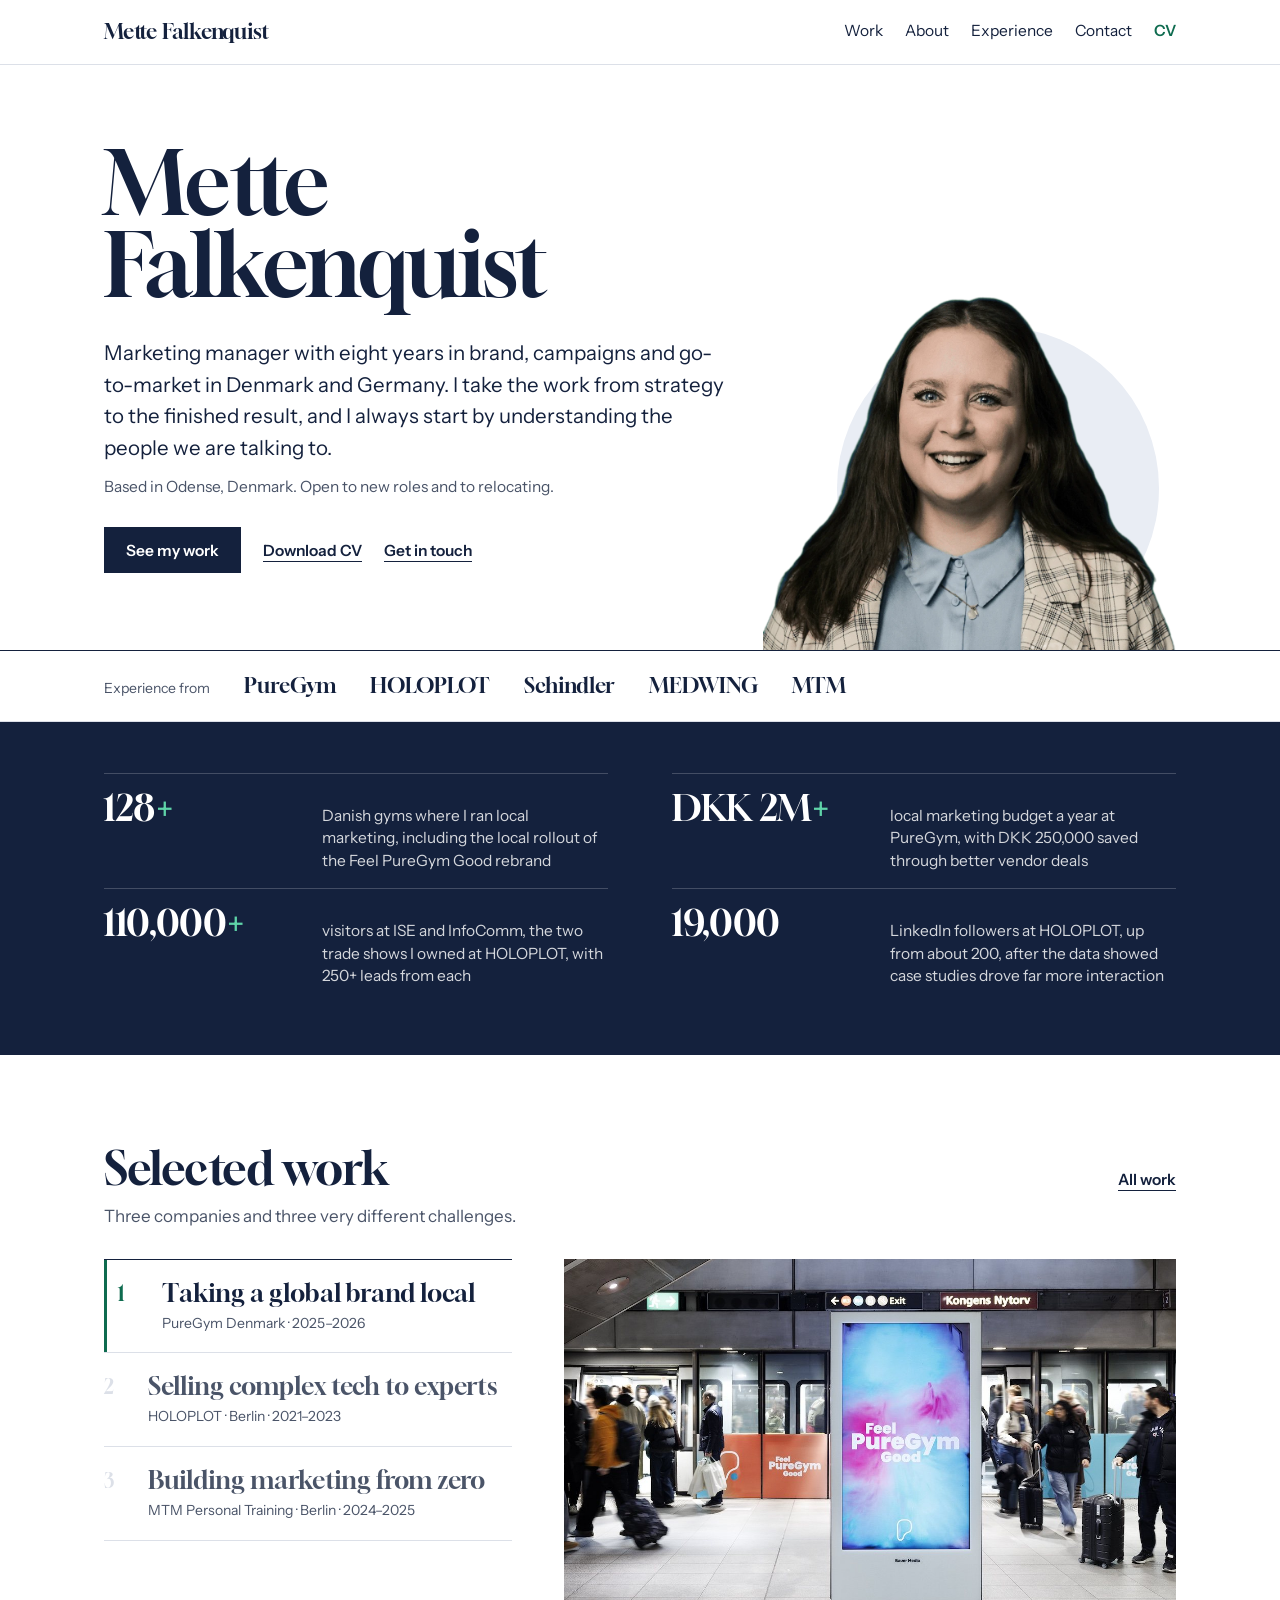
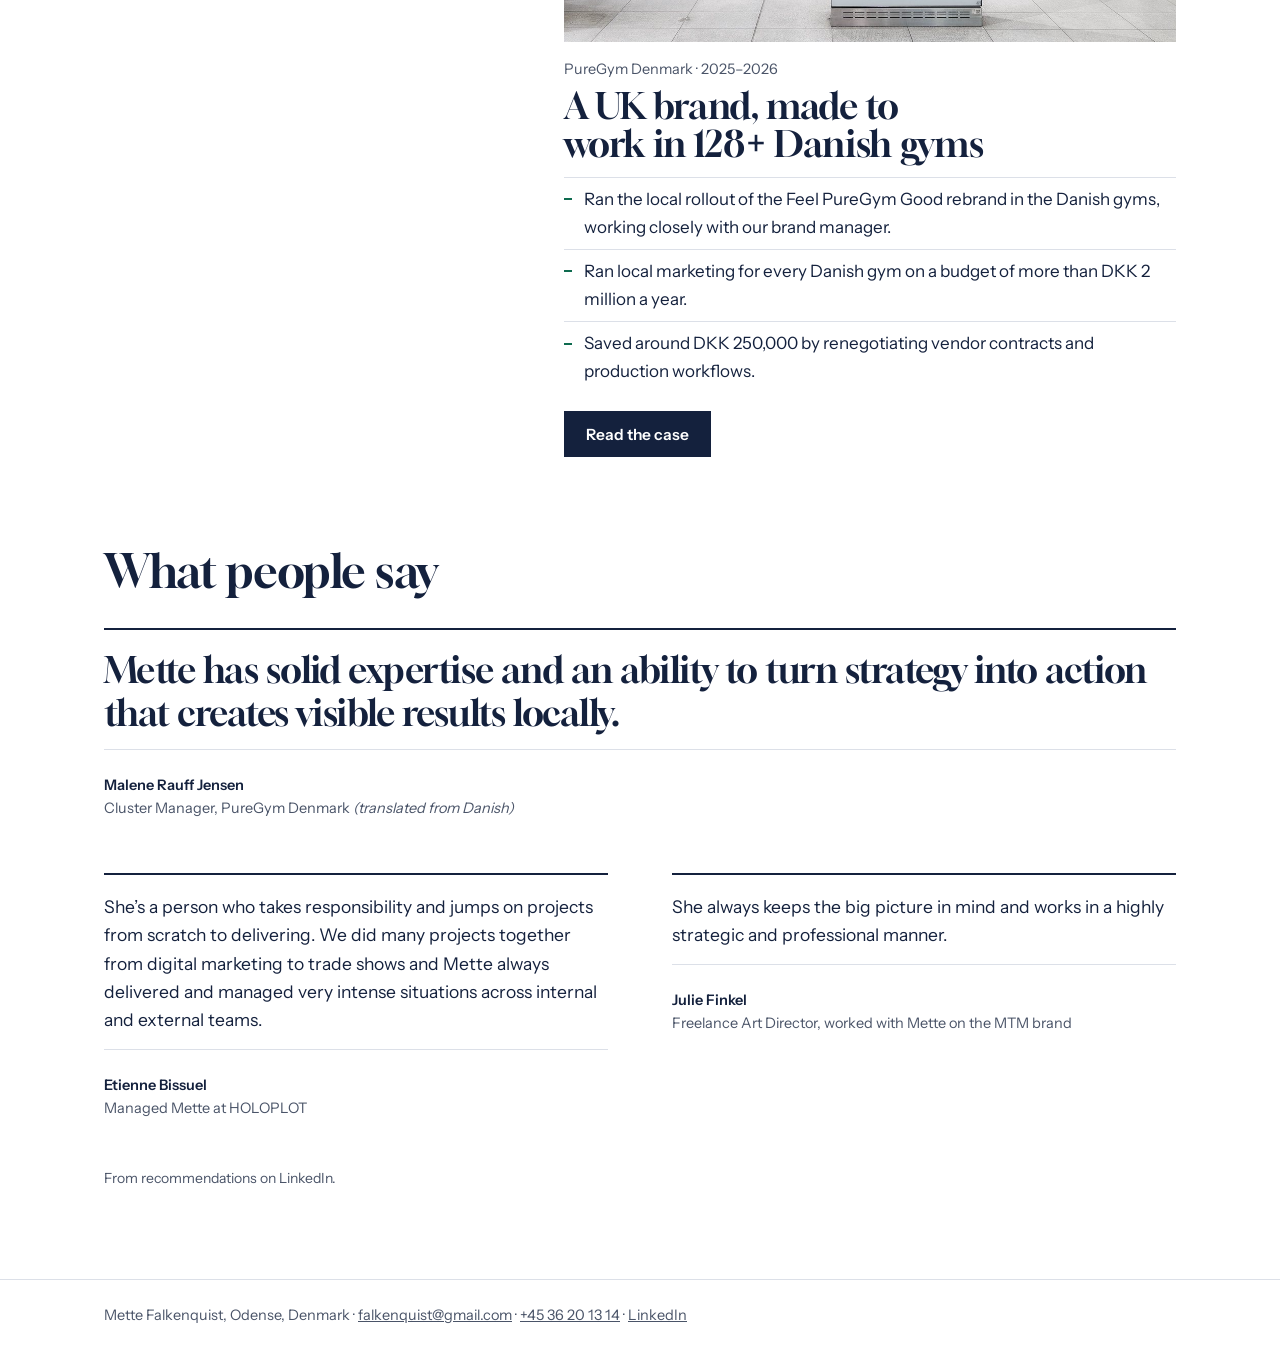
<file: index.html>
<!DOCTYPE html>
<html lang="en">
<head>
<meta charset="utf-8">
<meta name="viewport" content="width=device-width, initial-scale=1">
<title>Mette Falkenquist, Marketing</title>
<meta name="description" content="Mette Falkenquist, marketing manager in Odense, Denmark. Brand, campaigns and go-to-market at PureGym, HOLOPLOT and MTM.">
<link rel="preload" href="assets/fonts/gloock-latin-400-normal.woff2" as="font" type="font/woff2" crossorigin>
<link rel="stylesheet" href="styles.css">
<link rel="icon" href="assets/favicon.svg" type="image/svg+xml">
<meta property="og:title" content="Mette Falkenquist, Marketing">
<meta property="og:description" content="Mette Falkenquist, marketing manager in Odense, Denmark. Brand, campaigns and go-to-market at PureGym, HOLOPLOT and MTM.">
<meta property="og:image" content="https://falkenquist.netlify.app/assets/og.jpg">
<meta property="og:type" content="website">
<meta name="twitter:card" content="summary_large_image">
<script defer src="https://cloud.umami.is/script.js" data-website-id="62e35fc8-fc1a-48b2-9b82-c5d74208e571"></script>
</head>
<body>
<nav aria-label="Main"><div class="wrap"><a class="me" href="index.html">Mette Falkenquist</a><ul><li><a href="work.html">Work</a></li><li><a href="about.html">About</a></li><li><a href="experience.html">Experience</a></li><li><a href="contact.html">Contact</a></li><li><a class="navcv" data-umami-event="cv-download" href="assets/Mette-Falkenquist-CV.pdf" target="_blank" rel="noopener">CV</a></li></ul></div></nav>

<header class="hero"><div class="wrap">
 <div class="txt">
  <h1><span>Mette</span><span>Falkenquist</span></h1>
  <p class="lede">Marketing manager with eight years in brand, campaigns and go-to-market in Denmark and Germany. I take the work from strategy to the finished result, and I always start by understanding the people we are talking to.</p>
  <p class="where">Based in Odense, Denmark. Open to new roles and to relocating.</p>
  <div class="btns"><a class="btn" href="work.html">See my work</a><a class="lnk" data-umami-event="cv-download" href="assets/Mette-Falkenquist-CV.pdf" target="_blank" rel="noopener">Download CV</a><a class="lnk" href="contact.html">Get in touch</a></div>
 </div>
 <div class="pic"><img src="assets/mette-cut.webp" alt="Portrait of Mette Falkenquist" width="1010" height="864" fetchpriority="high"></div>
</div></header>
<div class="names"><div class="wrap"><small>Experience from</small><span>PureGym</span><span>HOLOPLOT</span><span>Schindler</span><span>MEDWING</span><span>MTM</span></div></div>
<div class="figs" aria-label="Scope and results"><div class="wrap">
<div class="fig"><b>128<span class="pl">+</span></b><span>Danish gyms where I ran local marketing, including the local rollout of the Feel PureGym Good rebrand</span></div>
<div class="fig"><b>DKK 2M<span class="pl">+</span></b><span>local marketing budget a year at PureGym, with DKK 250,000 saved through better vendor deals</span></div>
<div class="fig"><b>110,000<span class="pl">+</span></b><span>visitors at ISE and InfoComm, the two trade shows I owned at HOLOPLOT, with 250+ leads from each</span></div>
<div class="fig"><b>19,000</b><span>LinkedIn followers at HOLOPLOT, up from about 200, after the data showed case studies drove far more interaction</span></div>
</div></div>
<main><section class="band"><div class="wrap">
 <div class="sechead"><h2>Selected work</h2><a class="lnk" href="work.html">All work</a></div>
 <p style="color:var(--soft);margin-top:10px">Three companies and three very different challenges.</p>
 <div class="picker"><div role="tablist" aria-label="Selected work"><button role="tab" id="t0" aria-controls="p0" aria-selected="true" tabindex="0" data-n="1" data-umami-event="picker-puregym"><b>Taking a global brand local</b><i>PureGym Denmark · 2025–2026</i></button><button role="tab" id="t1" aria-controls="p1" aria-selected="false" tabindex="-1" data-n="2" data-umami-event="picker-holoplot"><b>Selling complex tech to experts</b><i>HOLOPLOT · Berlin · 2021–2023</i></button><button role="tab" id="t2" aria-controls="p2" aria-selected="false" tabindex="-1" data-n="3" data-umami-event="picker-mtm"><b>Building marketing from zero</b><i>MTM Personal Training · Berlin · 2024–2025</i></button></div><div><div class="panel" role="tabpanel" id="p0" aria-labelledby="t0"><img src="assets/puregym-metro-kongens-nytorv.jpg" alt="Feel PureGym Good on a metro screen at Kongens Nytorv" loading="lazy"><small>PureGym Denmark · 2025–2026</small><h3>A UK brand, made to work in 128<span class="pl">+</span> Danish gyms</h3><ul><li>Ran the local rollout of the Feel PureGym Good rebrand in the Danish gyms, working closely with our brand manager.</li><li>Ran local marketing for every Danish gym on a budget of more than DKK 2 million a year.</li><li>Saved around DKK 250,000 by renegotiating vendor contracts and production workflows.</li></ul><a class="btn" href="puregym.html">Read the case</a></div><div class="panel" role="tabpanel" id="p1" aria-labelledby="t1" hidden><img src="assets/holoplot-stand.jpg" alt="The HOLOPLOT X1 stand at ISE" loading="lazy"><small>HOLOPLOT · Berlin · 2021–2023</small><h3>Selling a sound system people have to hear</h3><ul><li>Part of the team behind the stand that won the ISE 2022 Stand Design Award.</li><li>Owned ISE and InfoComm end to end, with 250+ qualified leads from each.</li><li>Grew LinkedIn from about 200 to 19,000 followers and was promoted to Marketing Events Manager.</li></ul><a class="btn" href="holoplot.html">Read the case</a></div><div class="panel" role="tabpanel" id="p2" aria-labelledby="t2" hidden><img src="assets/breakfast-guide.jpg" alt="Cover of the MTM Breakfast Guide" loading="lazy"><small>MTM Personal Training · Berlin · 2024–2025</small><h3>The whole marketing function, in one person</h3><ul><li>Wrote the strategy, chose the agency and reported directly to the two owners.</li><li>Took the first supplement line to market, which opened a new revenue stream.</li><li>+20% click-through rate after introducing segmentation and win-back.</li></ul><a class="btn" href="mtm.html">Read the case</a></div></div></div>
<script>
(()=>{const tabs=[...document.querySelectorAll('[role=tab]')];
function sel(t,focus){tabs.forEach(x=>{const on=x===t;x.setAttribute('aria-selected',on);x.tabIndex=on?0:-1;document.getElementById(x.getAttribute('aria-controls')).hidden=!on});if(focus)t.focus()}
tabs.forEach((t,i)=>{t.addEventListener('click',()=>sel(t));t.addEventListener('mouseenter',()=>{if(matchMedia('(hover:hover)').matches)sel(t)});t.addEventListener('keydown',e=>{const k={ArrowDown:1,ArrowRight:1,ArrowUp:-1,ArrowLeft:-1}[e.key];if(k){e.preventDefault();sel(tabs[(i+k+tabs.length)%tabs.length],true)}})})})();
</script>
</div></section>
<section class="band" style="padding-top:0"><div class="wrap">
 <h2>What people say</h2>
 <div class="quotes"><blockquote><p>Mette has solid expertise and an ability to turn strategy into action that creates visible results locally.</p><footer><b>Malene Rauff Jensen</b>Cluster Manager, PureGym Denmark <i>(translated from Danish)</i></footer></blockquote><blockquote><p>She’s a person who takes responsibility and jumps on projects from scratch to delivering. We did many projects together from digital marketing to trade shows and Mette always delivered and managed very intense situations across internal and external teams.</p><footer><b>Etienne Bissuel</b>Managed Mette at HOLOPLOT</footer></blockquote><blockquote><p>She always keeps the big picture in mind and works in a highly strategic and professional manner.</p><footer><b>Julie Finkel</b>Freelance Art Director, worked with Mette on the MTM brand</footer></blockquote></div>
 <p class="credit" style="margin-top:22px">From recommendations on LinkedIn.</p>
</div></section></main>

<footer><div class="wrap">Mette Falkenquist, Odense, Denmark · <a data-umami-event="email-click" href="mailto:falkenquist@gmail.com">falkenquist@gmail.com</a> · <a data-umami-event="phone-click" href="tel:+4536201314">+45 36 20 13 14</a> · <a data-umami-event="linkedin-click" href="https://www.linkedin.com/in/falkenquist" target="_blank" rel="noopener">LinkedIn</a></div></footer>
</body>
</html>
</file>
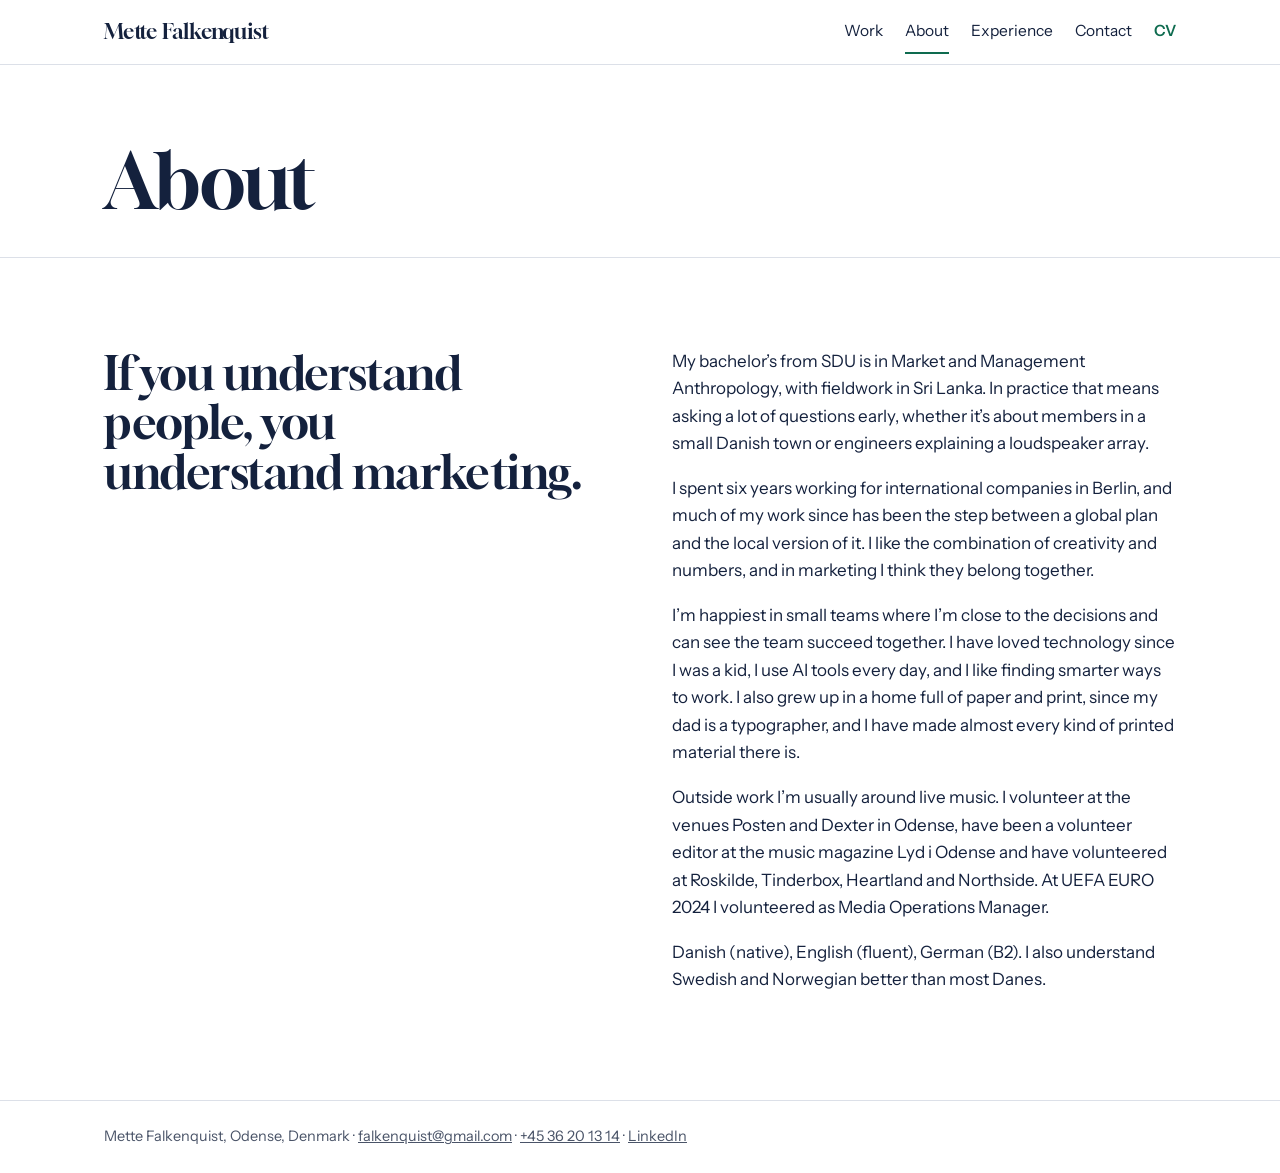
<file: about.html>
<!DOCTYPE html>
<html lang="en">
<head>
<meta charset="utf-8">
<meta name="viewport" content="width=device-width, initial-scale=1">
<title>About, Mette Falkenquist</title>
<meta name="description" content="About Mette Falkenquist: anthropology, Berlin and the step between a global plan and the local version of it.">
<link rel="preload" href="assets/fonts/gloock-latin-400-normal.woff2" as="font" type="font/woff2" crossorigin>
<link rel="stylesheet" href="styles.css">
<link rel="icon" href="assets/favicon.svg" type="image/svg+xml">
<meta property="og:title" content="About, Mette Falkenquist">
<meta property="og:description" content="About Mette Falkenquist: anthropology, Berlin and the step between a global plan and the local version of it.">
<meta property="og:image" content="https://falkenquist.netlify.app/assets/og.jpg">
<meta property="og:type" content="website">
<meta name="twitter:card" content="summary_large_image">
<script defer src="https://cloud.umami.is/script.js" data-website-id="62e35fc8-fc1a-48b2-9b82-c5d74208e571"></script>
</head>
<body>
<nav aria-label="Main"><div class="wrap"><a class="me" href="index.html">Mette Falkenquist</a><ul><li><a href="work.html">Work</a></li><li><a href="about.html" aria-current="page">About</a></li><li><a href="experience.html">Experience</a></li><li><a href="contact.html">Contact</a></li><li><a class="navcv" data-umami-event="cv-download" href="assets/Mette-Falkenquist-CV.pdf" target="_blank" rel="noopener">CV</a></li></ul></div></nav>

<header class="pagehead"><div class="wrap"><h1>About</h1></div></header>
<main><section class="band"><div class="wrap split">
 <div><p class="big">If you understand people, you understand marketing.</p></div>
 <div>
  <p>My bachelor’s from SDU is in Market and Management Anthropology, with fieldwork in Sri Lanka. In practice that means asking a lot of questions early, whether it’s about members in a small Danish town or engineers explaining a loudspeaker array.</p>
  <p>I spent six years working for international companies in Berlin, and much of my work since has been the step between a global plan and the local version of it. I like the combination of creativity and numbers, and in marketing I think they belong together.</p>
  <p>I’m happiest in small teams where I’m close to the decisions and can see the team succeed together. I have loved technology since I was a kid, I use AI tools every day, and I like finding smarter ways to work. I also grew up in a home full of paper and print, since my dad is a typographer, and I have made almost every kind of printed material there is.</p>
  <p>Outside work I’m usually around live music. I volunteer at the venues Posten and Dexter in Odense, have been a volunteer editor at the music magazine Lyd i Odense and have volunteered at Roskilde, Tinderbox, Heartland and Northside. At UEFA EURO 2024 I volunteered as Media Operations Manager.</p>
  <p>Danish (native), English (fluent), German (B2). I also understand Swedish and Norwegian better than most Danes.</p>
 </div>
</div></section></main>

<footer><div class="wrap">Mette Falkenquist, Odense, Denmark · <a data-umami-event="email-click" href="mailto:falkenquist@gmail.com">falkenquist@gmail.com</a> · <a data-umami-event="phone-click" href="tel:+4536201314">+45 36 20 13 14</a> · <a data-umami-event="linkedin-click" href="https://www.linkedin.com/in/falkenquist" target="_blank" rel="noopener">LinkedIn</a></div></footer>
</body>
</html>
</file>
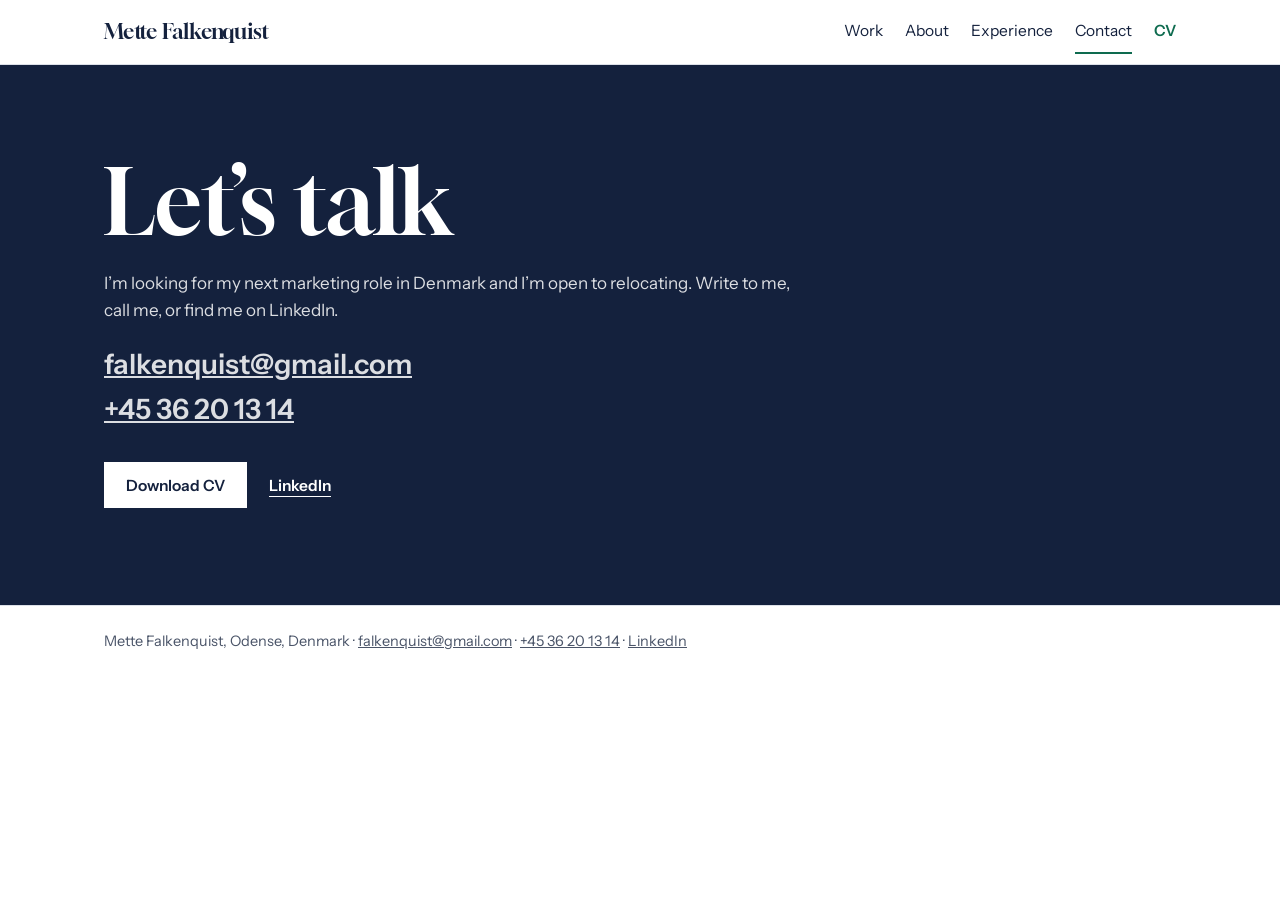
<file: contact.html>
<!DOCTYPE html>
<html lang="en">
<head>
<meta charset="utf-8">
<meta name="viewport" content="width=device-width, initial-scale=1">
<title>Contact, Mette Falkenquist</title>
<meta name="description" content="Contact Mette Falkenquist.">
<link rel="preload" href="assets/fonts/gloock-latin-400-normal.woff2" as="font" type="font/woff2" crossorigin>
<link rel="stylesheet" href="styles.css">
<link rel="icon" href="assets/favicon.svg" type="image/svg+xml">
<meta property="og:title" content="Contact, Mette Falkenquist">
<meta property="og:description" content="Contact Mette Falkenquist.">
<meta property="og:image" content="https://falkenquist.netlify.app/assets/og.jpg">
<meta property="og:type" content="website">
<meta name="twitter:card" content="summary_large_image">
<script defer src="https://cloud.umami.is/script.js" data-website-id="62e35fc8-fc1a-48b2-9b82-c5d74208e571"></script>
</head>
<body>
<nav aria-label="Main"><div class="wrap"><a class="me" href="index.html">Mette Falkenquist</a><ul><li><a href="work.html">Work</a></li><li><a href="about.html">About</a></li><li><a href="experience.html">Experience</a></li><li><a href="contact.html" aria-current="page">Contact</a></li><li><a class="navcv" data-umami-event="cv-download" href="assets/Mette-Falkenquist-CV.pdf" target="_blank" rel="noopener">CV</a></li></ul></div></nav>

<main><section class="band contactband" style="min-height:60vh"><div class="wrap">
 <h2>Let’s talk</h2>
 <p>I’m looking for my next marketing role in Denmark and I’m open to relocating. Write to me, call me, or find me on LinkedIn.</p>
 <p class="mail"><a data-umami-event="email-click" href="mailto:falkenquist@gmail.com">falkenquist@gmail.com</a><br><a data-umami-event="phone-click" href="tel:+4536201314">+45 36 20 13 14</a></p>
 <div class="btns"><a class="btn" data-umami-event="cv-download" href="assets/Mette-Falkenquist-CV.pdf" target="_blank" rel="noopener">Download CV</a><a class="lnk" data-umami-event="linkedin-click" href="https://www.linkedin.com/in/falkenquist" target="_blank" rel="noopener">LinkedIn</a></div>
</div></section></main>

<footer><div class="wrap">Mette Falkenquist, Odense, Denmark · <a data-umami-event="email-click" href="mailto:falkenquist@gmail.com">falkenquist@gmail.com</a> · <a data-umami-event="phone-click" href="tel:+4536201314">+45 36 20 13 14</a> · <a data-umami-event="linkedin-click" href="https://www.linkedin.com/in/falkenquist" target="_blank" rel="noopener">LinkedIn</a></div></footer>
</body>
</html>
</file>
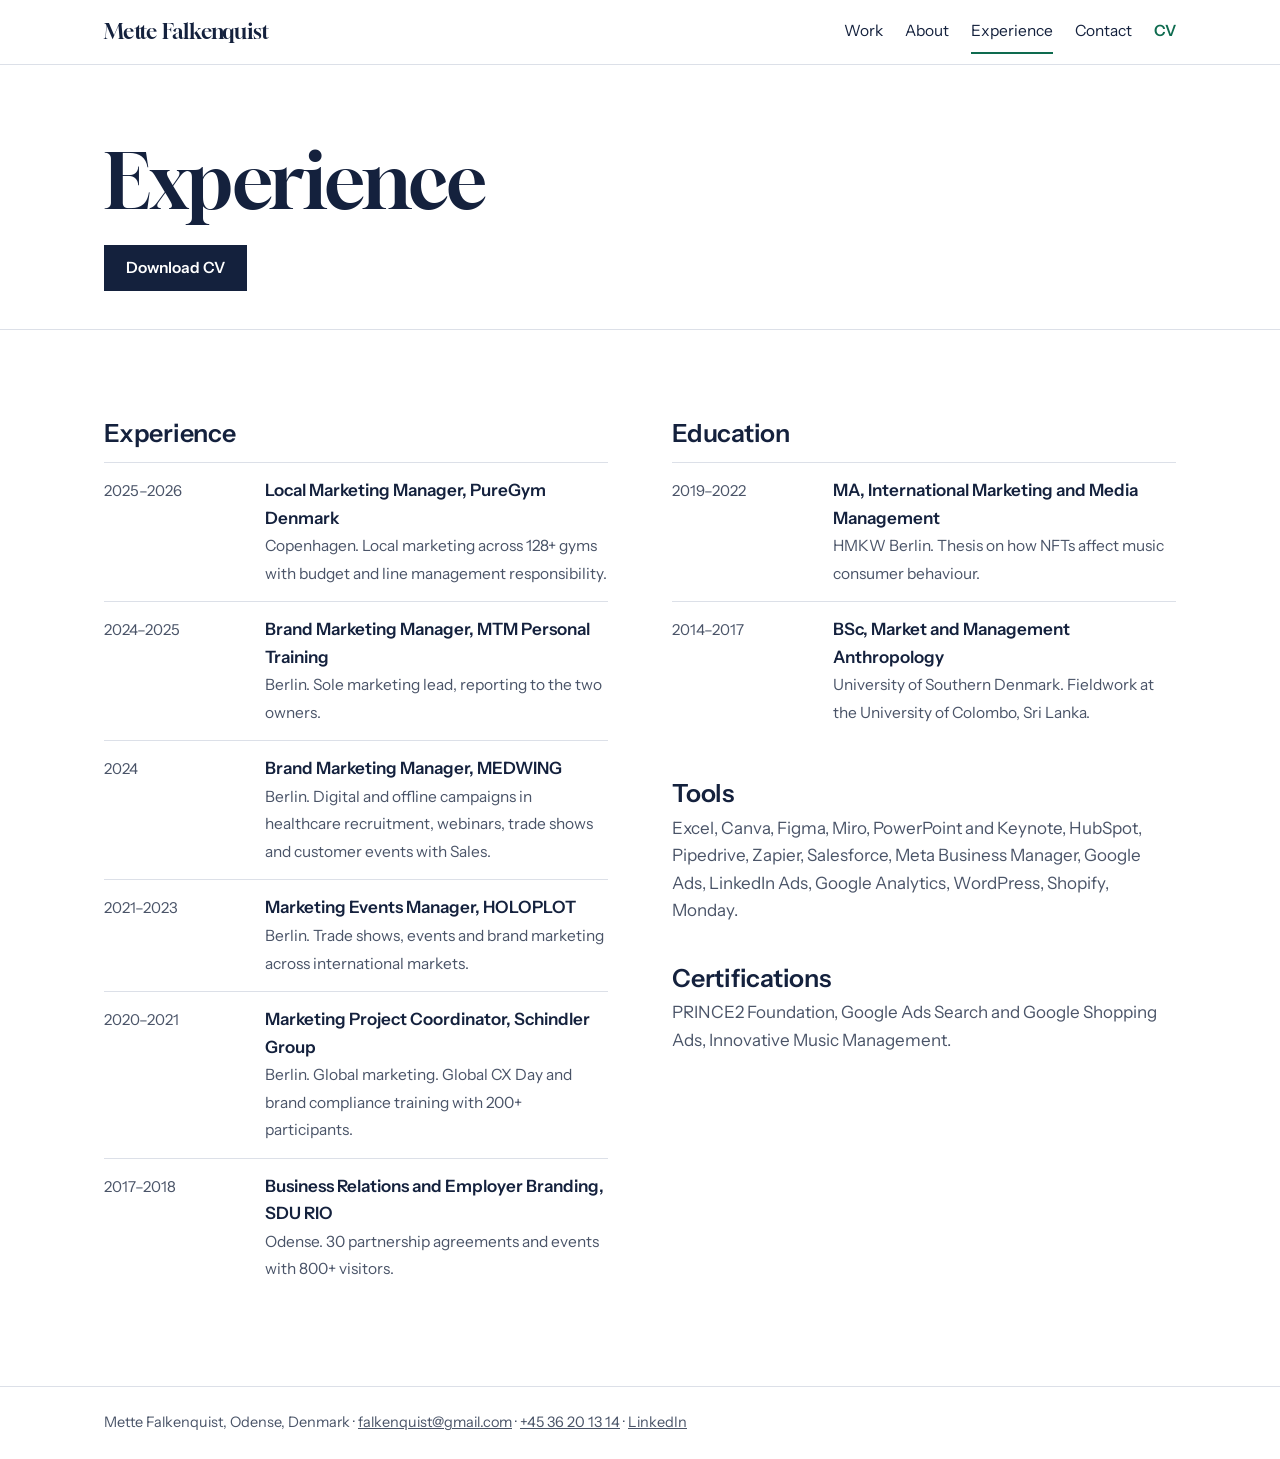
<file: experience.html>
<!DOCTYPE html>
<html lang="en">
<head>
<meta charset="utf-8">
<meta name="viewport" content="width=device-width, initial-scale=1">
<title>Experience, Mette Falkenquist</title>
<meta name="description" content="Experience and education of Mette Falkenquist.">
<link rel="preload" href="assets/fonts/gloock-latin-400-normal.woff2" as="font" type="font/woff2" crossorigin>
<link rel="stylesheet" href="styles.css">
<link rel="icon" href="assets/favicon.svg" type="image/svg+xml">
<meta property="og:title" content="Experience, Mette Falkenquist">
<meta property="og:description" content="Experience and education of Mette Falkenquist.">
<meta property="og:image" content="https://falkenquist.netlify.app/assets/og.jpg">
<meta property="og:type" content="website">
<meta name="twitter:card" content="summary_large_image">
<script defer src="https://cloud.umami.is/script.js" data-website-id="62e35fc8-fc1a-48b2-9b82-c5d74208e571"></script>
</head>
<body>
<nav aria-label="Main"><div class="wrap"><a class="me" href="index.html">Mette Falkenquist</a><ul><li><a href="work.html">Work</a></li><li><a href="about.html">About</a></li><li><a href="experience.html" aria-current="page">Experience</a></li><li><a href="contact.html">Contact</a></li><li><a class="navcv" data-umami-event="cv-download" href="assets/Mette-Falkenquist-CV.pdf" target="_blank" rel="noopener">CV</a></li></ul></div></nav>

<header class="pagehead"><div class="wrap"><h1>Experience</h1><div class="btns" style="margin-top:26px"><a class="btn" data-umami-event="cv-download" href="assets/Mette-Falkenquist-CV.pdf" target="_blank" rel="noopener">Download CV</a></div></div></header>
<main><section class="band"><div class="wrap split">
 <div>
  <h3 style="margin-bottom:16px">Experience</h3>
  <div class="row"><div class="yr">2025–2026</div><div><b>Local Marketing Manager, PureGym Denmark</b><span>Copenhagen. Local marketing across 128+ gyms with budget and line management responsibility.</span></div></div>
  <div class="row"><div class="yr">2024–2025</div><div><b>Brand Marketing Manager, MTM Personal Training</b><span>Berlin. Sole marketing lead, reporting to the two owners.</span></div></div>
  <div class="row"><div class="yr">2024</div><div><b>Brand Marketing Manager, MEDWING</b><span>Berlin. Digital and offline campaigns in healthcare recruitment, webinars, trade shows and customer events with Sales.</span></div></div>
  <div class="row"><div class="yr">2021–2023</div><div><b>Marketing Events Manager, HOLOPLOT</b><span>Berlin. Trade shows, events and brand marketing across international markets.</span></div></div>
  <div class="row"><div class="yr">2020–2021</div><div><b>Marketing Project Coordinator, Schindler Group</b><span>Berlin. Global marketing. Global CX Day and brand compliance training with 200+ participants.</span></div></div>
  <div class="row"><div class="yr">2017–2018</div><div><b>Business Relations and Employer Branding, SDU RIO</b><span>Odense. 30 partnership agreements and events with 800+ visitors.</span></div></div>
 </div>
 <div>
  <h3 style="margin-bottom:16px">Education</h3>
  <div class="row"><div class="yr">2019–2022</div><div><b>MA, International Marketing and Media Management</b><span>HMKW Berlin. Thesis on how NFTs affect music consumer behaviour.</span></div></div>
  <div class="row"><div class="yr">2014–2017</div><div><b>BSc, Market and Management Anthropology</b><span>University of Southern Denmark. Fieldwork at the University of Colombo, Sri Lanka.</span></div></div>
  <h3 style="margin:40px 0 8px">Tools</h3>
  <p class="plain">Excel, Canva, Figma, Miro, PowerPoint and Keynote, HubSpot, Pipedrive, Zapier, Salesforce, Meta Business Manager, Google Ads, LinkedIn Ads, Google Analytics, WordPress, Shopify, Monday.</p>
  <h3 style="margin:40px 0 8px">Certifications</h3>
  <p class="plain">PRINCE2 Foundation, Google Ads Search and Google Shopping Ads, Innovative Music Management.</p>
 </div>
</div></section></main>

<footer><div class="wrap">Mette Falkenquist, Odense, Denmark · <a data-umami-event="email-click" href="mailto:falkenquist@gmail.com">falkenquist@gmail.com</a> · <a data-umami-event="phone-click" href="tel:+4536201314">+45 36 20 13 14</a> · <a data-umami-event="linkedin-click" href="https://www.linkedin.com/in/falkenquist" target="_blank" rel="noopener">LinkedIn</a></div></footer>
</body>
</html>
</file>
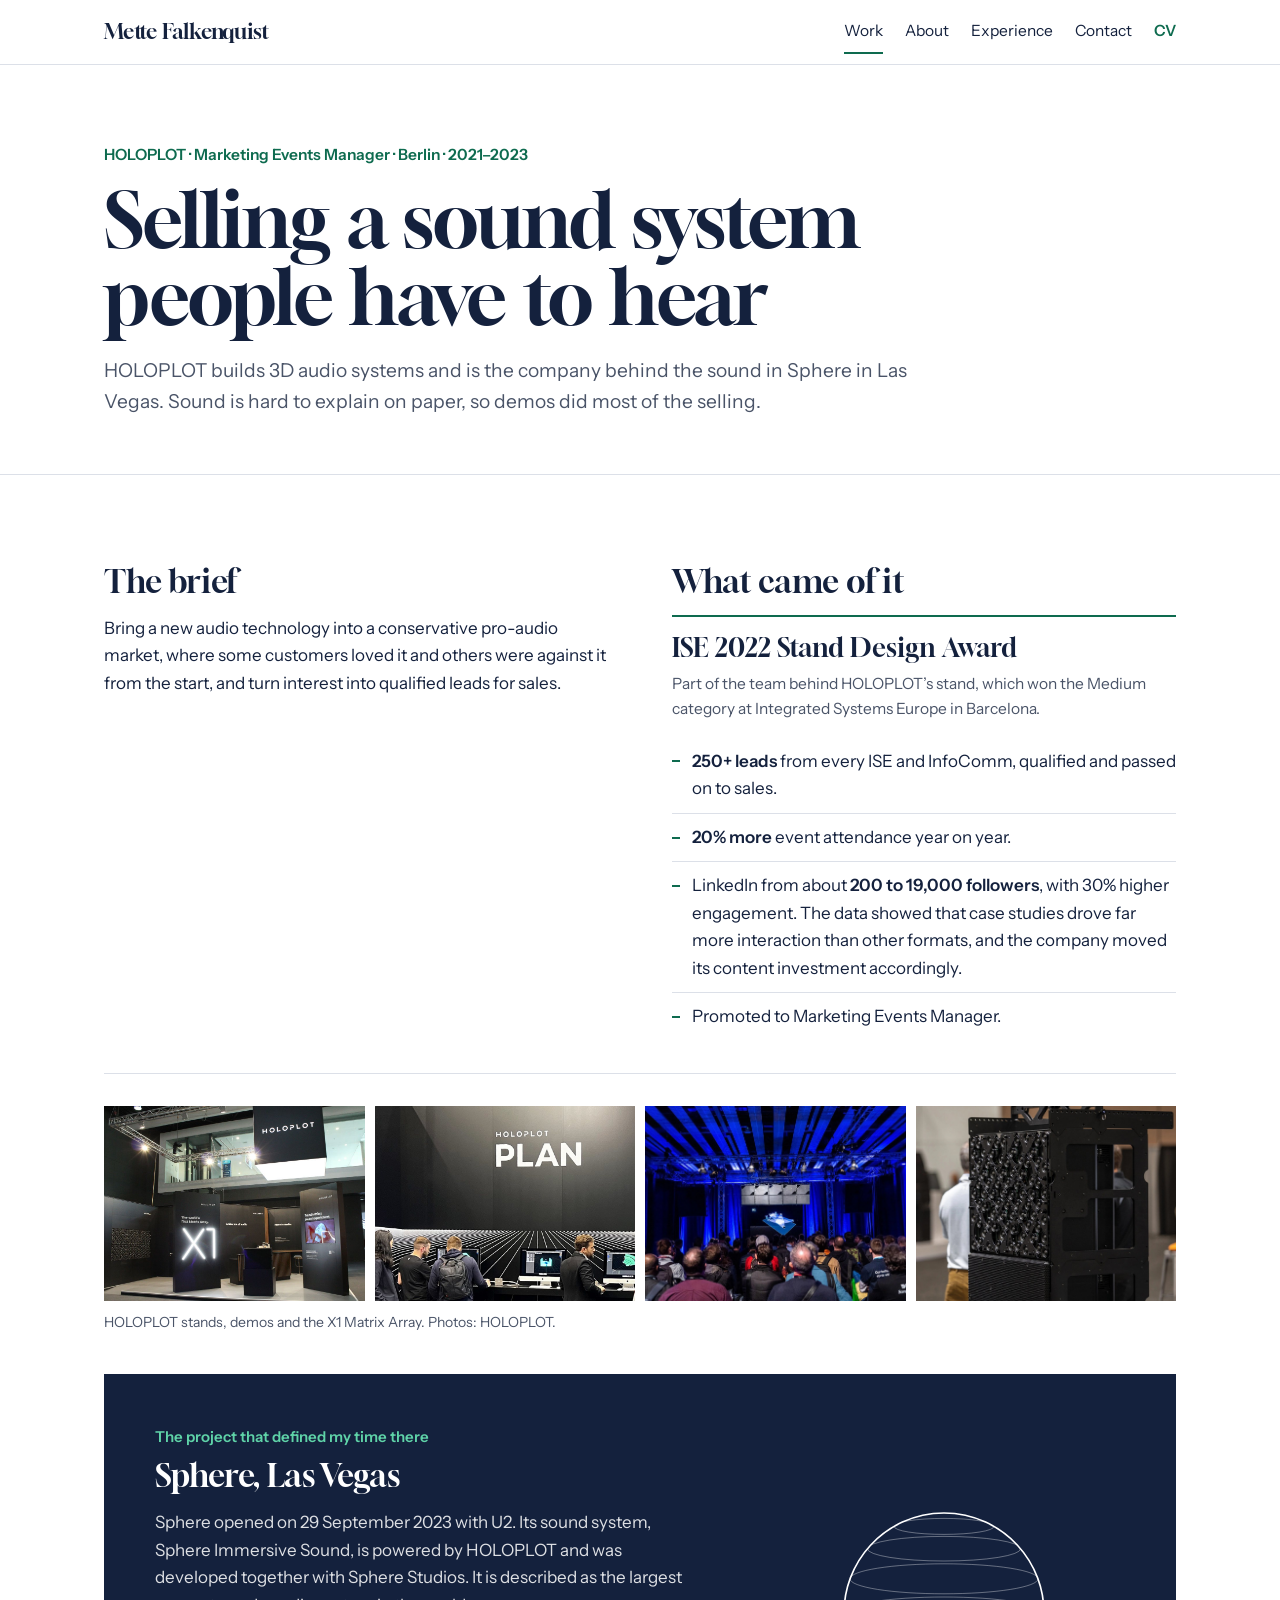
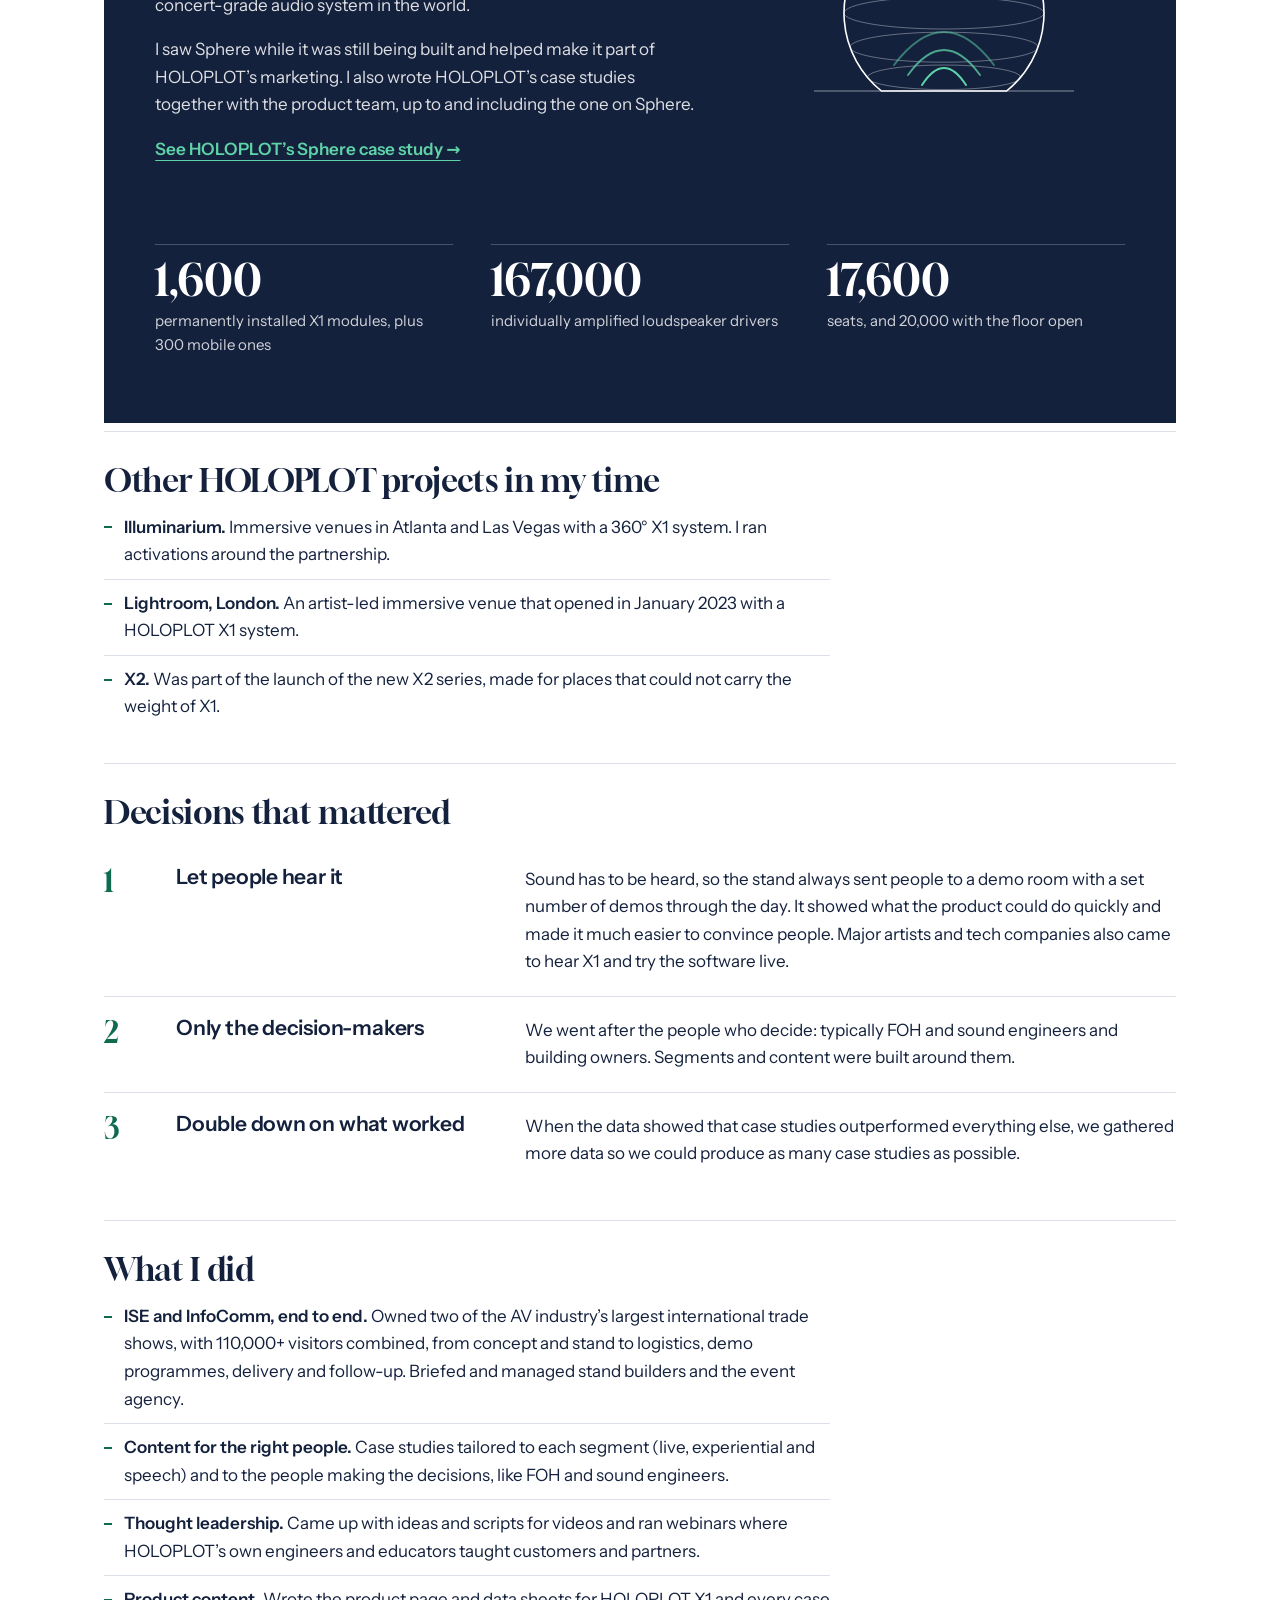
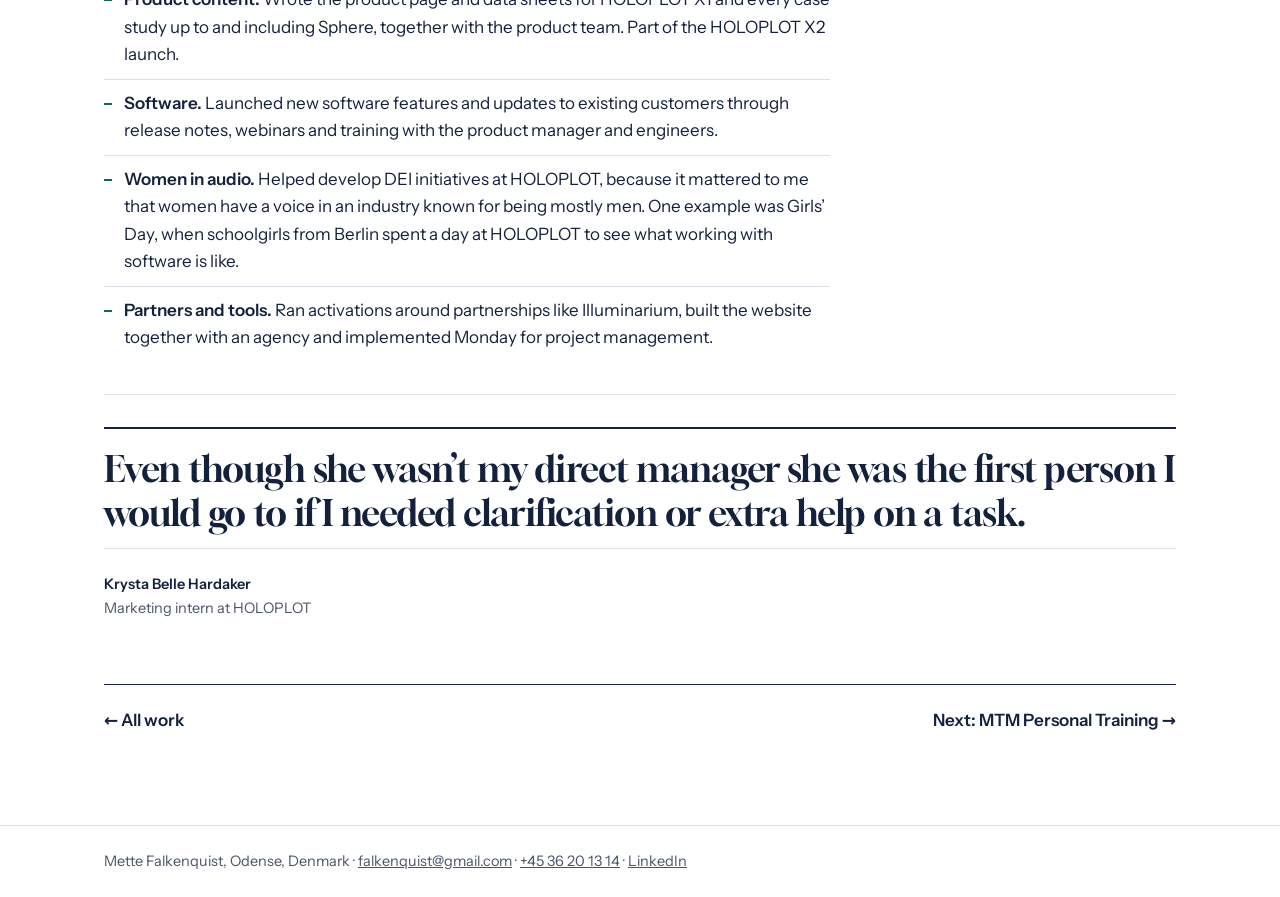
<file: holoplot.html>
<!DOCTYPE html>
<html lang="en">
<head>
<meta charset="utf-8">
<meta name="viewport" content="width=device-width, initial-scale=1">
<title>HOLOPLOT, Mette Falkenquist</title>
<meta name="description" content="HOLOPLOT builds 3D audio systems and is the company behind the sound in Sphere in Las Vegas. Sound is hard to explain on paper, so demos did most of the selling.">
<link rel="preload" href="assets/fonts/gloock-latin-400-normal.woff2" as="font" type="font/woff2" crossorigin>
<link rel="stylesheet" href="styles.css">
<link rel="icon" href="assets/favicon.svg" type="image/svg+xml">
<meta property="og:title" content="HOLOPLOT, Mette Falkenquist">
<meta property="og:description" content="HOLOPLOT builds 3D audio systems and is the company behind the sound in Sphere in Las Vegas. Sound is hard to explain on paper, so demos did most of the selling.">
<meta property="og:image" content="https://falkenquist.netlify.app/assets/og.jpg">
<meta property="og:type" content="website">
<meta name="twitter:card" content="summary_large_image">
<script defer src="https://cloud.umami.is/script.js" data-website-id="62e35fc8-fc1a-48b2-9b82-c5d74208e571"></script>
</head>
<body>
<nav aria-label="Main"><div class="wrap"><a class="me" href="index.html">Mette Falkenquist</a><ul><li><a href="work.html" aria-current="page">Work</a></li><li><a href="about.html">About</a></li><li><a href="experience.html">Experience</a></li><li><a href="contact.html">Contact</a></li><li><a class="navcv" data-umami-event="cv-download" href="assets/Mette-Falkenquist-CV.pdf" target="_blank" rel="noopener">CV</a></li></ul></div></nav>

<header class="pagehead"><div class="wrap"><p class="role">HOLOPLOT · Marketing Events Manager · Berlin · 2021–2023</p><h1>Selling a sound system people have to hear</h1><p>HOLOPLOT builds 3D audio systems and is the company behind the sound in Sphere in Las Vegas. Sound is hard to explain on paper, so demos did most of the selling.</p></div></header>
<main><section class="band"><div class="wrap">
<div class="split">
 <div class="step" style="border-top:0;padding-top:0"><h2>The brief</h2><p>Bring a new audio technology into a conservative pro-audio market, where some customers loved it and others were against it from the start, and turn interest into qualified leads for sales.</p></div>
 <div class="step" style="border-top:0;padding-top:0"><h2>What came of it</h2><div class="award"><b>ISE 2022 Stand Design Award</b><p>Part of the team behind HOLOPLOT’s stand, which won the Medium category at Integrated Systems Europe in Barcelona.</p></div>
<ul class="list">
<li><b>250+ leads</b> from every ISE and InfoComm, qualified and passed on to sales.</li>
<li><b>20% more</b> event attendance year on year.</li>
<li>LinkedIn from about <b>200 to 19,000 followers</b>, with 30% higher engagement. The data showed that case studies drove far more interaction than other formats, and the company moved its content investment accordingly.</li>
<li>Promoted to Marketing Events Manager.</li>
</ul></div>
</div>
<div class="step"><div class="gallery"><img src="assets/holoplot-stand.jpg" alt="The HOLOPLOT X1 stand at ISE"><img src="assets/holoplot-plan.jpg" alt="Visitors trying HOLOPLOT Plan software at the stand"><img src="assets/holoplot-demo.jpg" alt="Audience at a HOLOPLOT demo"><img src="assets/holoplot-x1.jpg" alt="A HOLOPLOT X1 Matrix Array module"></div><p class="credit">HOLOPLOT stands, demos and the X1 Matrix Array. Photos: HOLOPLOT.</p></div>
<div class="step sphere"><div class="sph-txt"><p class="role">The project that defined my time there</p><h2>Sphere, Las Vegas</h2><p>Sphere opened on 29 September 2023 with U2. Its sound system, Sphere Immersive Sound, is powered by HOLOPLOT and was developed together with Sphere Studios. It is described as the largest concert-grade audio system in the world.</p><p>I saw Sphere while it was still being built and helped make it part of HOLOPLOT’s marketing. I also wrote HOLOPLOT’s case studies together with the product team, up to and including the one on Sphere.</p><p><a class="sph-link" href="https://www.holoplot.com/case-studies/msg-sphere-case-study" target="_blank" rel="noopener" data-umami-event="sphere-case-click">See HOLOPLOT’s Sphere case study &rarr;</a></p></div>
<div class="sph-side"><svg class="sph-art" viewBox="0 0 300 260" role="img" aria-label="Illustration of the Sphere venue shape with sound inside"><defs><clipPath id="sc"><path d="M 87.4 218.0 A 100 100 0 1 1 212.6 218.0 Z"/></clipPath></defs><g clip-path="url(#sc)" fill="none" stroke="#fff" stroke-opacity=".35" stroke-width="1"><ellipse cx="150" cy="53.4" rx="50.0" ry="8.0"/><ellipse cx="150" cy="75.7" rx="76.6" ry="12.3"/><ellipse cx="150" cy="105.8" rx="94.0" ry="15.0"/><ellipse cx="150" cy="140.0" rx="100.0" ry="16.0"/><ellipse cx="150" cy="174.2" rx="94.0" ry="15.0"/><ellipse cx="150" cy="204.3" rx="76.6" ry="12.3"/></g><path d="M 87.4 218.0 A 100 100 0 1 1 212.6 218.0 Z" fill="none" stroke="#fff" stroke-width="1.6"/><line x1="20" y1="218.0" x2="280" y2="218.0" stroke="#fff" stroke-opacity=".5" stroke-width="1"/><g fill="none" stroke="#5FD3A8" stroke-width="2" stroke-linecap="round"><path d="M 128 212.0 Q 150 178.0 172 212.0" stroke-opacity="1.00"/><path d="M 114 202.0 Q 150 152.0 186 202.0" stroke-opacity="0.75"/><path d="M 100 192.0 Q 150 126.0 200 192.0" stroke-opacity="0.50"/></g></svg></div><dl class="sph-figs"><div><dt>1,600</dt><dd>permanently installed X1 modules, plus 300 mobile ones</dd></div><div><dt>167,000</dt><dd>individually amplified loudspeaker drivers</dd></div><div><dt>17,600</dt><dd>seats, and 20,000 with the floor open</dd></div></dl></div>
<div class="step"><h2>Other HOLOPLOT projects in my time</h2><ul class="list"><li><b>Illuminarium.</b> Immersive venues in Atlanta and Las Vegas with a 360° X1 system. I ran activations around the partnership.</li><li><b>Lightroom, London.</b> An artist-led immersive venue that opened in January 2023 with a HOLOPLOT X1 system.</li><li><b>X2.</b> Was part of the launch of the new X2 series, made for places that could not carry the weight of X1.</li></ul></div>
<div class="step"><h2>Decisions that mattered</h2><ol class="decisions"><li><h3>Let people hear it</h3><p>Sound has to be heard, so the stand always sent people to a demo room with a set number of demos through the day. It showed what the product could do quickly and made it much easier to convince people. Major artists and tech companies also came to hear X1 and try the software live.</p></li><li><h3>Only the decision-makers</h3><p>We went after the people who decide: typically FOH and sound engineers and building owners. Segments and content were built around them.</p></li><li><h3>Double down on what worked</h3><p>When the data showed that case studies outperformed everything else, we gathered more data so we could produce as many case studies as possible.</p></li></ol></div>
<div class="step"><h2>What I did</h2><ul class="list">
<li><b>ISE and InfoComm, end to end.</b> Owned two of the AV industry’s largest international trade shows, with 110,000+ visitors combined, from concept and stand to logistics, demo programmes, delivery and follow-up. Briefed and managed stand builders and the event agency.</li>
<li><b>Content for the right people.</b> Case studies tailored to each segment (live, experiential and speech) and to the people making the decisions, like FOH and sound engineers.</li>
<li><b>Thought leadership.</b> Came up with ideas and scripts for videos and ran webinars where HOLOPLOT’s own engineers and educators taught customers and partners.</li>
<li><b>Product content.</b> Wrote the product page and data sheets for HOLOPLOT X1 and every case study up to and including Sphere, together with the product team. Part of the HOLOPLOT X2 launch.</li>
<li><b>Software.</b> Launched new software features and updates to existing customers through release notes, webinars and training with the product manager and engineers.</li>
<li><b>Women in audio.</b> Helped develop DEI initiatives at HOLOPLOT, because it mattered to me that women have a voice in an industry known for being mostly men. One example was Girls’ Day, when schoolgirls from Berlin spent a day at HOLOPLOT to see what working with software is like.</li>
<li><b>Partners and tools.</b> Ran activations around partnerships like Illuminarium, built the website together with an agency and implemented Monday for project management.</li>
</ul></div>
<div class="step"><div class="quotes" style="margin-top:0"><blockquote><p>Even though she wasn’t my direct manager she was the first person I would go to if I needed clarification or extra help on a task.</p><footer><b>Krysta Belle Hardaker</b>Marketing intern at HOLOPLOT</footer></blockquote></div></div>
<div class="next"><a href="work.html">&larr; All work</a><a href="mtm.html">Next: MTM Personal Training &rarr;</a></div>
</div></section></main>
<footer><div class="wrap">Mette Falkenquist, Odense, Denmark · <a data-umami-event="email-click" href="mailto:falkenquist@gmail.com">falkenquist@gmail.com</a> · <a data-umami-event="phone-click" href="tel:+4536201314">+45 36 20 13 14</a> · <a data-umami-event="linkedin-click" href="https://www.linkedin.com/in/falkenquist" target="_blank" rel="noopener">LinkedIn</a></div></footer>
</body>
</html>
</file>
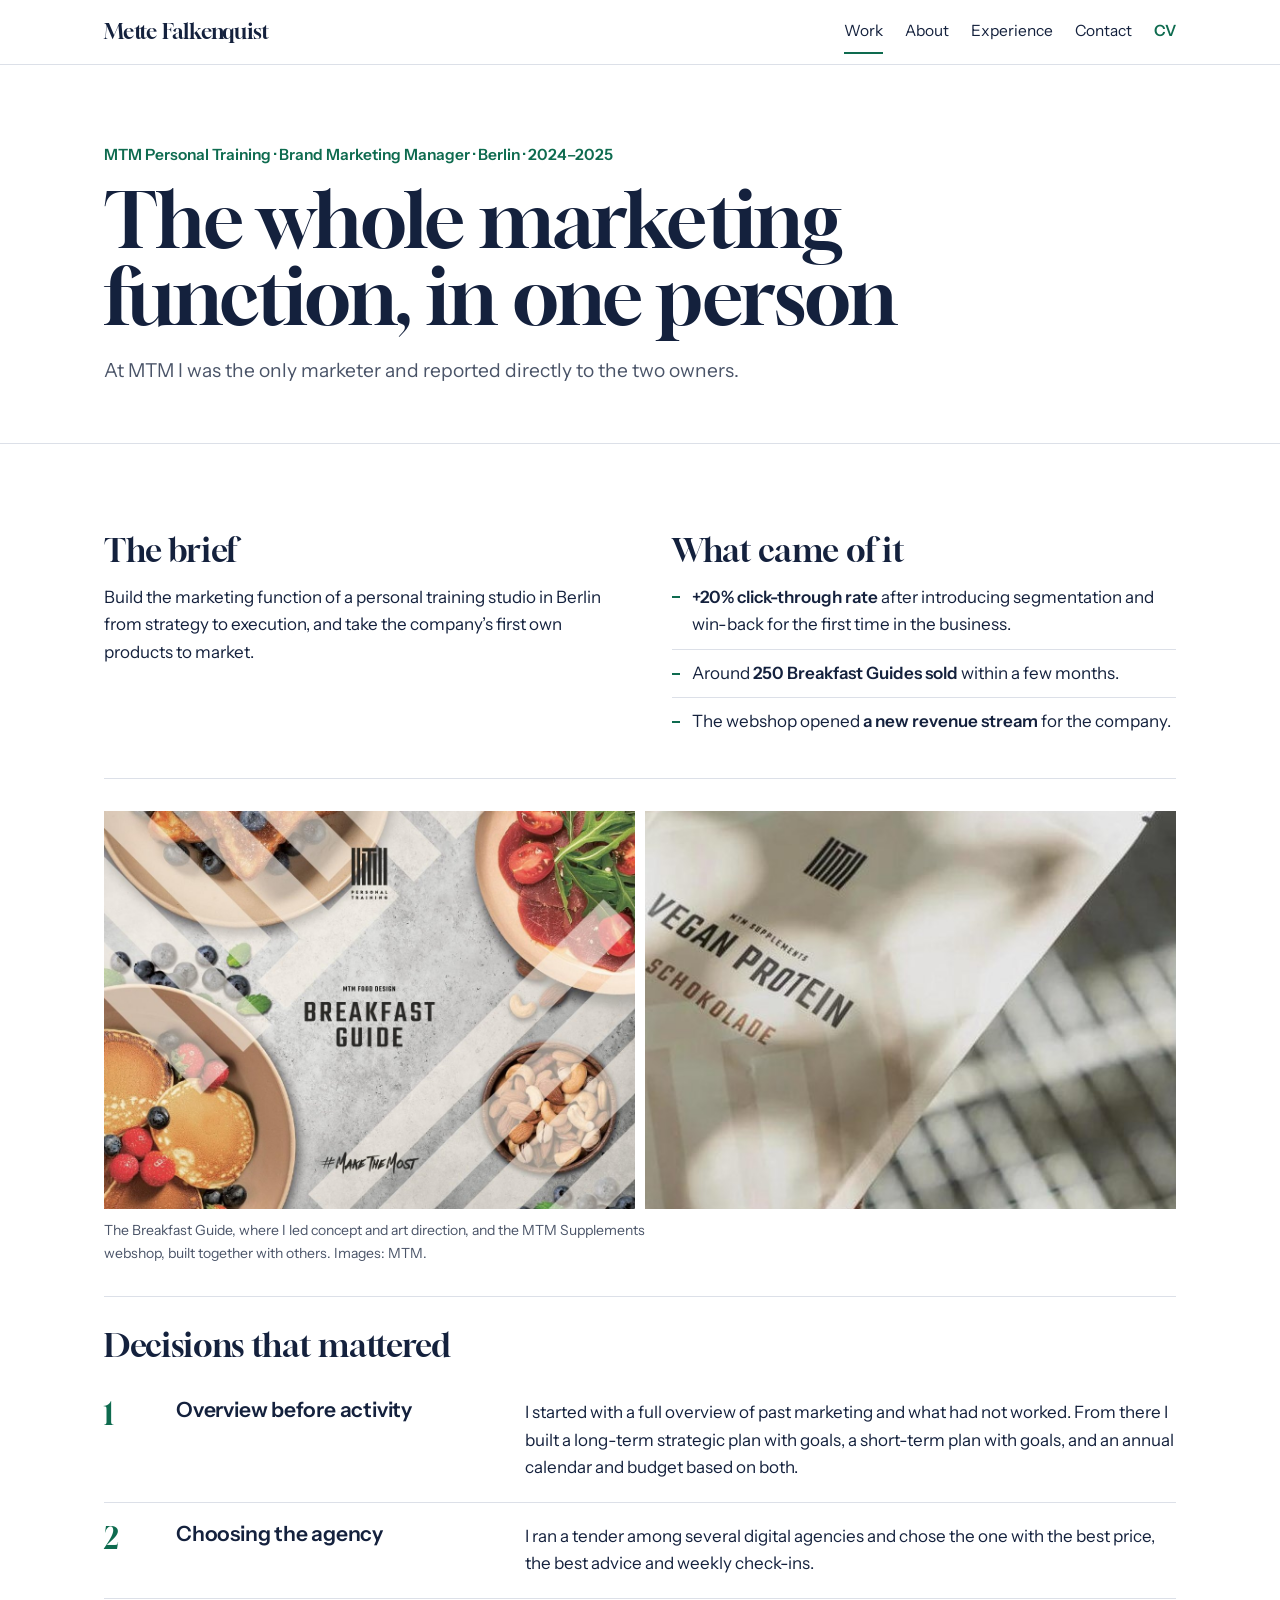
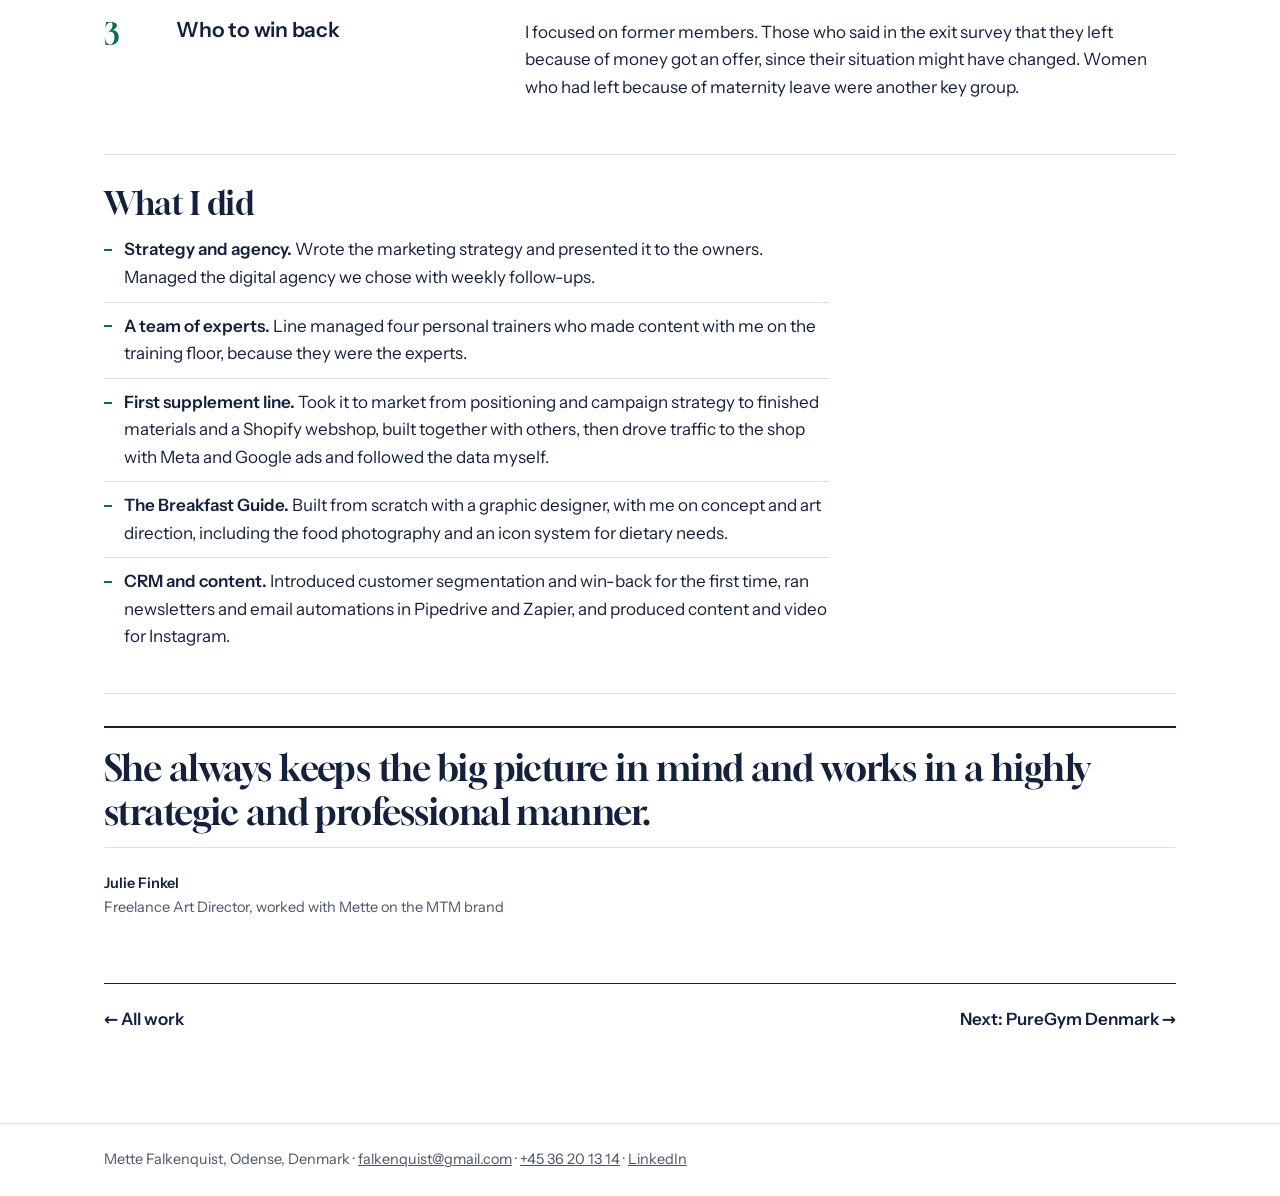
<file: mtm.html>
<!DOCTYPE html>
<html lang="en">
<head>
<meta charset="utf-8">
<meta name="viewport" content="width=device-width, initial-scale=1">
<title>MTM Personal Training, Mette Falkenquist</title>
<meta name="description" content="At MTM I was the only marketer and reported directly to the two owners.">
<link rel="preload" href="assets/fonts/gloock-latin-400-normal.woff2" as="font" type="font/woff2" crossorigin>
<link rel="stylesheet" href="styles.css">
<link rel="icon" href="assets/favicon.svg" type="image/svg+xml">
<meta property="og:title" content="MTM Personal Training, Mette Falkenquist">
<meta property="og:description" content="At MTM I was the only marketer and reported directly to the two owners.">
<meta property="og:image" content="https://falkenquist.netlify.app/assets/og.jpg">
<meta property="og:type" content="website">
<meta name="twitter:card" content="summary_large_image">
<script defer src="https://cloud.umami.is/script.js" data-website-id="62e35fc8-fc1a-48b2-9b82-c5d74208e571"></script>
</head>
<body>
<nav aria-label="Main"><div class="wrap"><a class="me" href="index.html">Mette Falkenquist</a><ul><li><a href="work.html" aria-current="page">Work</a></li><li><a href="about.html">About</a></li><li><a href="experience.html">Experience</a></li><li><a href="contact.html">Contact</a></li><li><a class="navcv" data-umami-event="cv-download" href="assets/Mette-Falkenquist-CV.pdf" target="_blank" rel="noopener">CV</a></li></ul></div></nav>

<header class="pagehead"><div class="wrap"><p class="role">MTM Personal Training · Brand Marketing Manager · Berlin · 2024–2025</p><h1>The whole marketing function, in one person</h1><p>At MTM I was the only marketer and reported directly to the two owners.</p></div></header>
<main><section class="band"><div class="wrap">
<div class="split">
 <div class="step" style="border-top:0;padding-top:0"><h2>The brief</h2><p>Build the marketing function of a personal training studio in Berlin from strategy to execution, and take the company’s first own products to market.</p></div>
 <div class="step" style="border-top:0;padding-top:0"><h2>What came of it</h2><ul class="list">
<li><b>+20% click-through rate</b> after introducing segmentation and win-back for the first time in the business.</li>
<li>Around <b>250 Breakfast Guides sold</b> within a few months.</li>
<li>The webshop opened <b>a new revenue stream</b> for the company.</li>
</ul></div>
</div>
<div class="step"><div class="gallery"><img src="assets/breakfast-guide.jpg" alt="Cover of the MTM Breakfast Guide"><img src="assets/mtm-webshop.jpg" alt="MTM Vegan Protein on the MTM Supplements webshop"></div><p class="credit">The Breakfast Guide, where I led concept and art direction, and the MTM Supplements webshop, built together with others. Images: MTM.</p></div>

<div class="step"><h2>Decisions that mattered</h2><ol class="decisions"><li><h3>Overview before activity</h3><p>I started with a full overview of past marketing and what had not worked. From there I built a long-term strategic plan with goals, a short-term plan with goals, and an annual calendar and budget based on both.</p></li><li><h3>Choosing the agency</h3><p>I ran a tender among several digital agencies and chose the one with the best price, the best advice and weekly check-ins.</p></li><li><h3>Who to win back</h3><p>I focused on former members. Those who said in the exit survey that they left because of money got an offer, since their situation might have changed. Women who had left because of maternity leave were another key group.</p></li></ol></div>
<div class="step"><h2>What I did</h2><ul class="list">
<li><b>Strategy and agency.</b> Wrote the marketing strategy and presented it to the owners. Managed the digital agency we chose with weekly follow-ups.</li>
<li><b>A team of experts.</b> Line managed four personal trainers who made content with me on the training floor, because they were the experts.</li>
<li><b>First supplement line.</b> Took it to market from positioning and campaign strategy to finished materials and a Shopify webshop, built together with others, then drove traffic to the shop with Meta and Google ads and followed the data myself.</li>
<li><b>The Breakfast Guide.</b> Built from scratch with a graphic designer, with me on concept and art direction, including the food photography and an icon system for dietary needs.</li>
<li><b>CRM and content.</b> Introduced customer segmentation and win-back for the first time, ran newsletters and email automations in Pipedrive and Zapier, and produced content and video for Instagram.</li>
</ul></div>
<div class="step"><div class="quotes" style="margin-top:0"><blockquote><p>She always keeps the big picture in mind and works in a highly strategic and professional manner.</p><footer><b>Julie Finkel</b>Freelance Art Director, worked with Mette on the MTM brand</footer></blockquote></div></div>
<div class="next"><a href="work.html">&larr; All work</a><a href="puregym.html">Next: PureGym Denmark &rarr;</a></div>
</div></section></main>
<footer><div class="wrap">Mette Falkenquist, Odense, Denmark · <a data-umami-event="email-click" href="mailto:falkenquist@gmail.com">falkenquist@gmail.com</a> · <a data-umami-event="phone-click" href="tel:+4536201314">+45 36 20 13 14</a> · <a data-umami-event="linkedin-click" href="https://www.linkedin.com/in/falkenquist" target="_blank" rel="noopener">LinkedIn</a></div></footer>
</body>
</html>
</file>
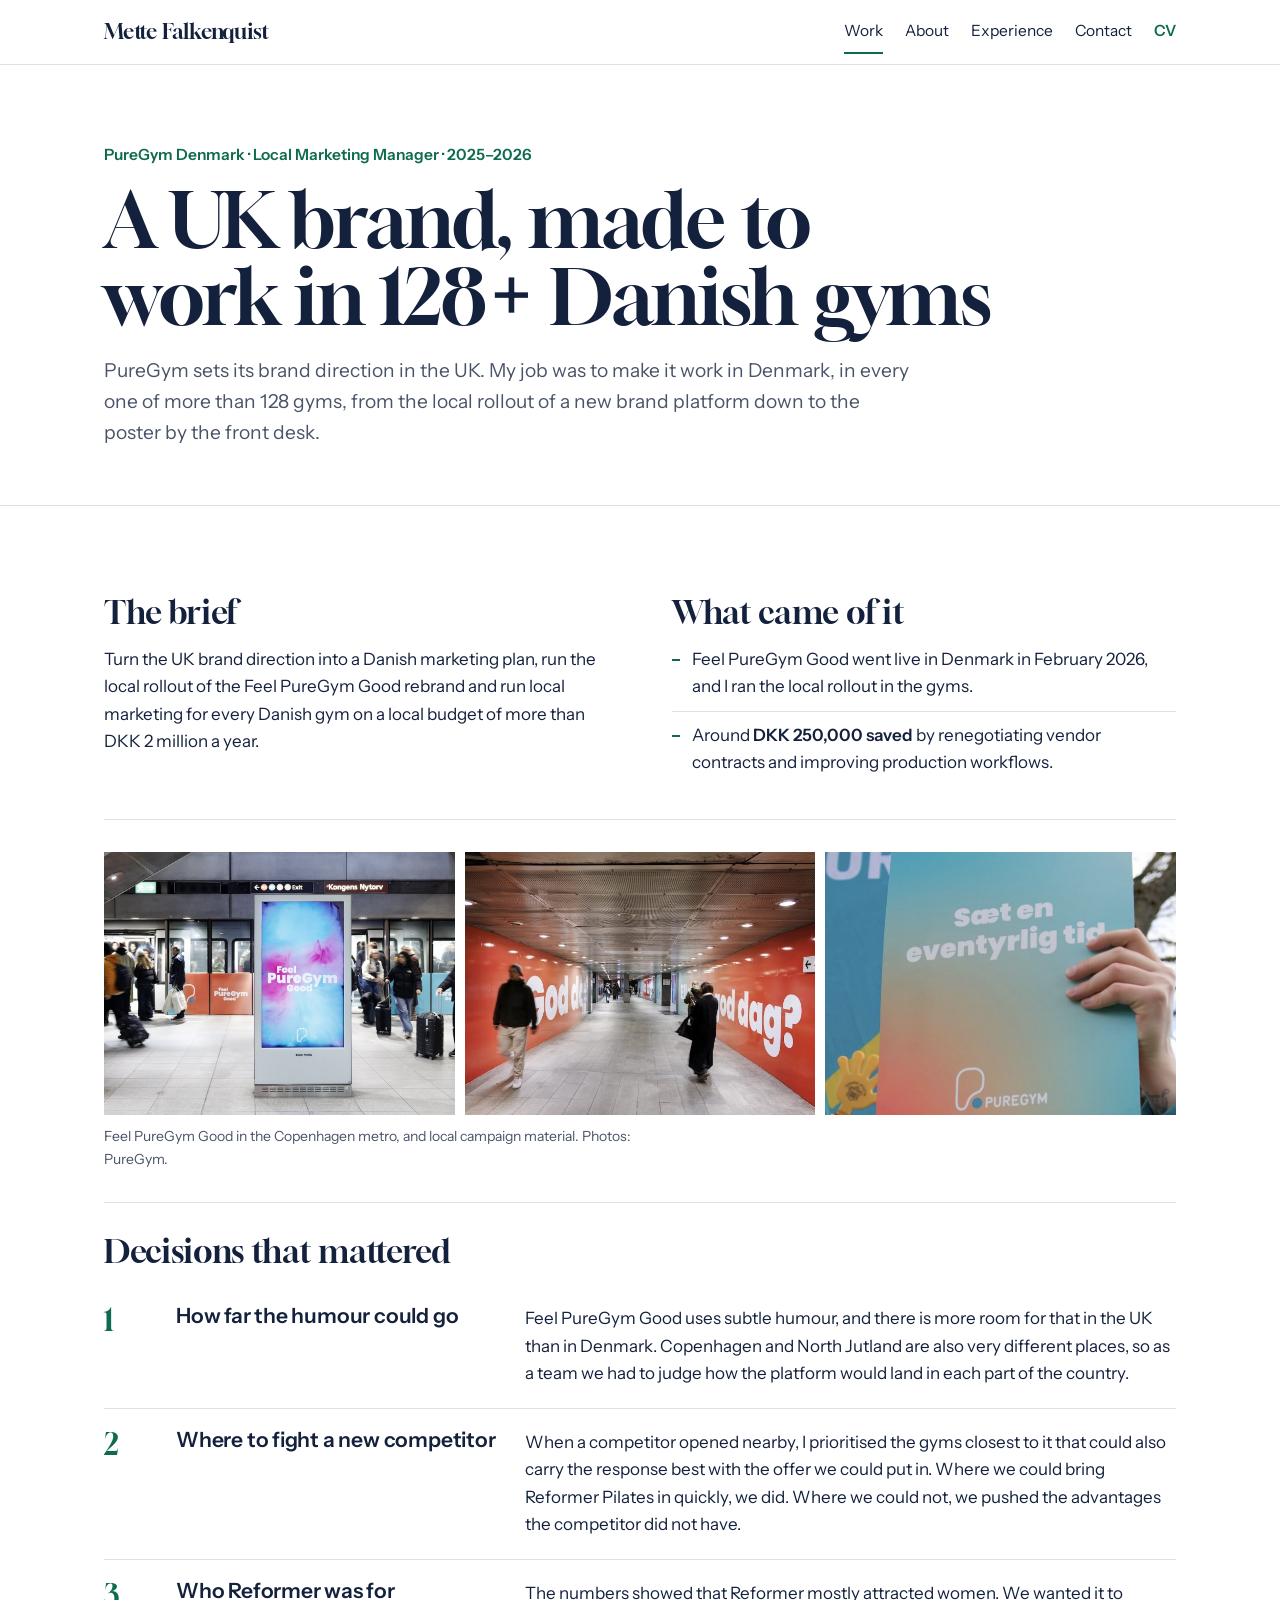
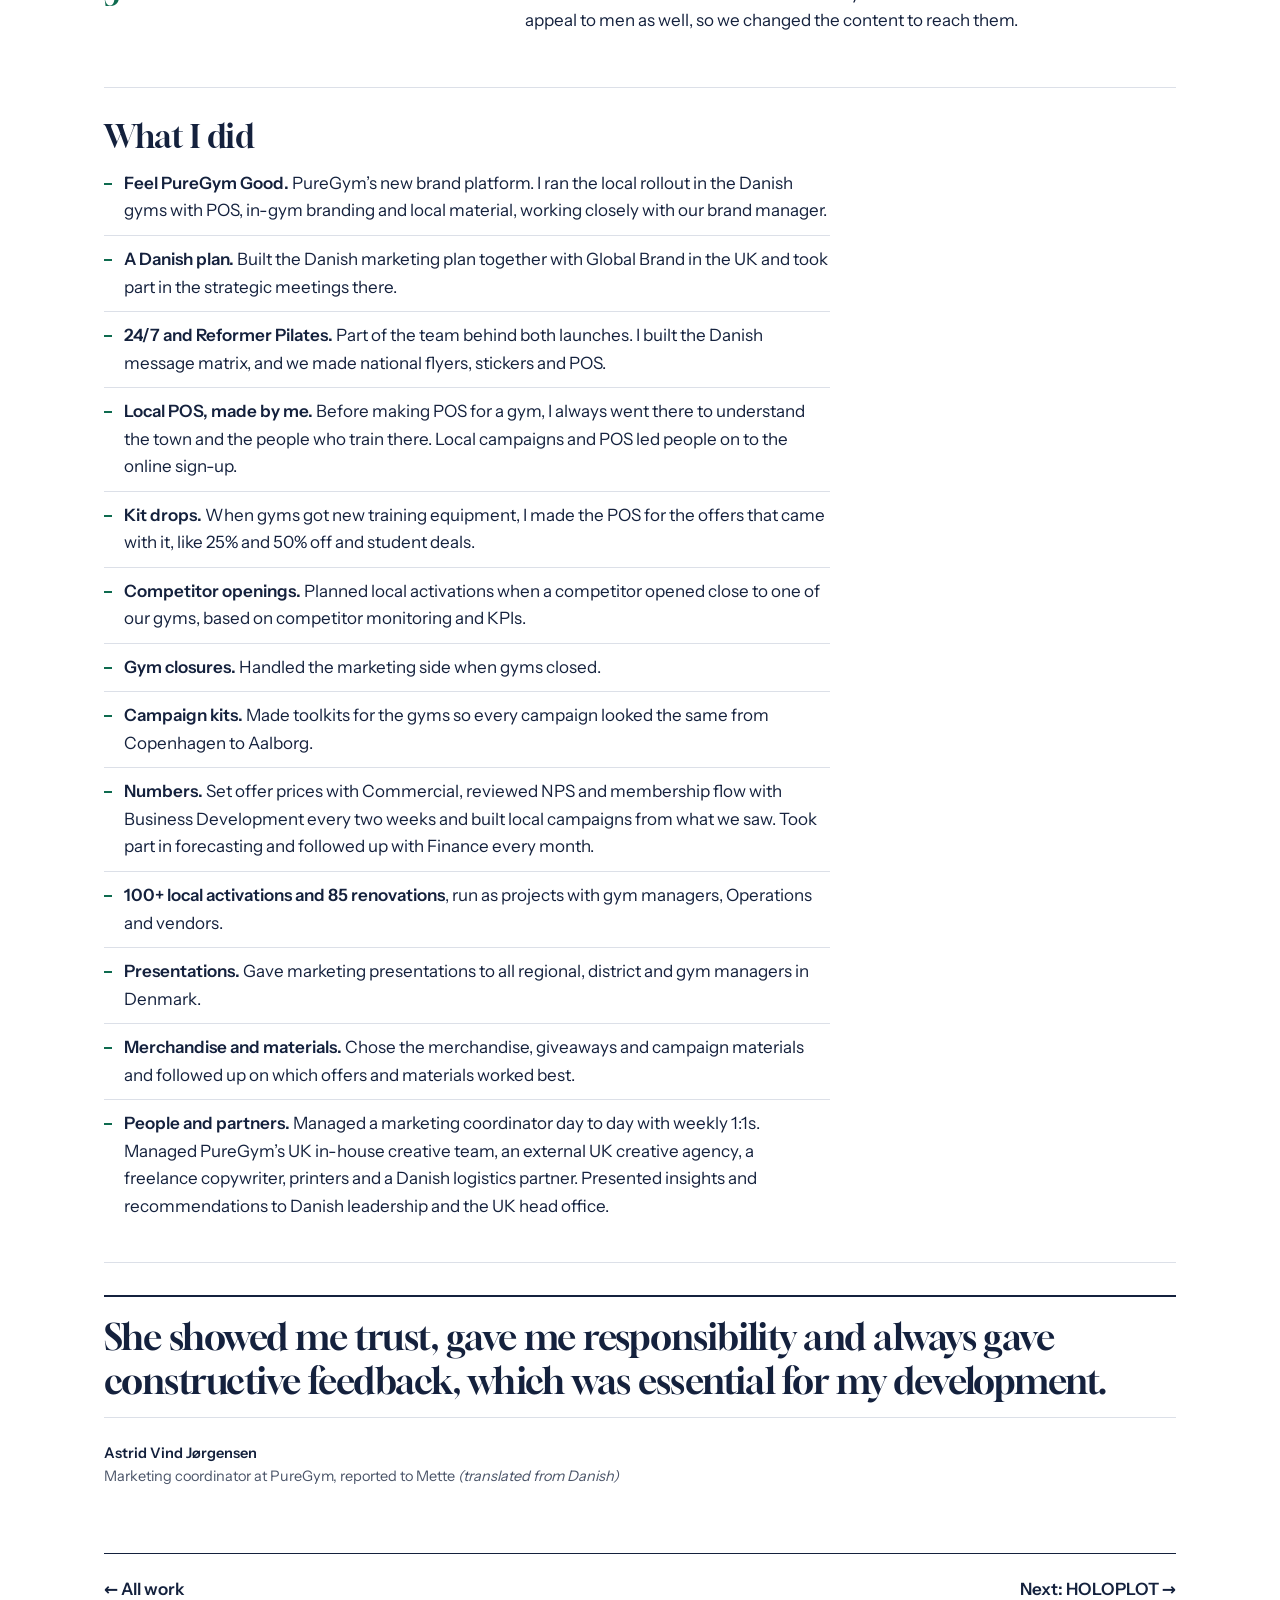
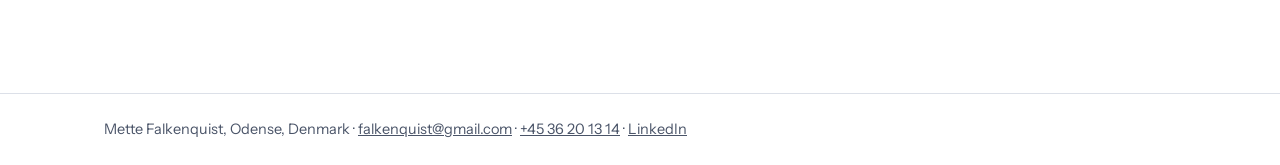
<file: puregym.html>
<!DOCTYPE html>
<html lang="en">
<head>
<meta charset="utf-8">
<meta name="viewport" content="width=device-width, initial-scale=1">
<title>PureGym Denmark, Mette Falkenquist</title>
<meta name="description" content="PureGym sets its brand direction in the UK. My job was to make it work in Denmark, in every one of more than 128 gyms, from the local rollout of a new brand platform down to the poster by the front desk.">
<link rel="preload" href="assets/fonts/gloock-latin-400-normal.woff2" as="font" type="font/woff2" crossorigin>
<link rel="stylesheet" href="styles.css">
<link rel="icon" href="assets/favicon.svg" type="image/svg+xml">
<meta property="og:title" content="PureGym Denmark, Mette Falkenquist">
<meta property="og:description" content="PureGym sets its brand direction in the UK. My job was to make it work in Denmark, in every one of more than 128 gyms, from the local rollout of a new brand platform down to the poster by the front desk.">
<meta property="og:image" content="https://falkenquist.netlify.app/assets/og.jpg">
<meta property="og:type" content="website">
<meta name="twitter:card" content="summary_large_image">
<script defer src="https://cloud.umami.is/script.js" data-website-id="62e35fc8-fc1a-48b2-9b82-c5d74208e571"></script>
</head>
<body>
<nav aria-label="Main"><div class="wrap"><a class="me" href="index.html">Mette Falkenquist</a><ul><li><a href="work.html" aria-current="page">Work</a></li><li><a href="about.html">About</a></li><li><a href="experience.html">Experience</a></li><li><a href="contact.html">Contact</a></li><li><a class="navcv" data-umami-event="cv-download" href="assets/Mette-Falkenquist-CV.pdf" target="_blank" rel="noopener">CV</a></li></ul></div></nav>

<header class="pagehead"><div class="wrap"><p class="role">PureGym Denmark · Local Marketing Manager · 2025–2026</p><h1>A UK brand, made to work in 128<span class="pl">+</span> Danish gyms</h1><p>PureGym sets its brand direction in the UK. My job was to make it work in Denmark, in every one of more than 128 gyms, from the local rollout of a new brand platform down to the poster by the front desk.</p></div></header>
<main><section class="band"><div class="wrap">
<div class="split">
 <div class="step" style="border-top:0;padding-top:0"><h2>The brief</h2><p>Turn the UK brand direction into a Danish marketing plan, run the local rollout of the Feel PureGym Good rebrand and run local marketing for every Danish gym on a local budget of more than DKK 2 million a year.</p></div>
 <div class="step" style="border-top:0;padding-top:0"><h2>What came of it</h2><ul class="list">
<li>Feel PureGym Good went live in Denmark in February 2026, and I ran the local rollout in the gyms.</li>
<li>Around <b>DKK 250,000 saved</b> by renegotiating vendor contracts and improving production workflows.</li>
</ul></div>
</div>
<div class="step"><div class="gallery"><img src="assets/puregym-metro-kongens-nytorv.jpg" alt="Feel PureGym Good on a metro screen and platform doors at Kongens Nytorv"><img src="assets/puregym-metro-tunnel.jpg" alt="PureGym campaign in a Copenhagen metro passage"><img src="assets/puregym-1.jpg" alt="Local PureGym campaign sign"></div><p class="credit">Feel PureGym Good in the Copenhagen metro, and local campaign material. Photos: PureGym.</p></div>

<div class="step"><h2>Decisions that mattered</h2><ol class="decisions"><li><h3>How far the humour could go</h3><p>Feel PureGym Good uses subtle humour, and there is more room for that in the UK than in Denmark. Copenhagen and North Jutland are also very different places, so as a team we had to judge how the platform would land in each part of the country.</p></li><li><h3>Where to fight a new competitor</h3><p>When a competitor opened nearby, I prioritised the gyms closest to it that could also carry the response best with the offer we could put in. Where we could bring Reformer Pilates in quickly, we did. Where we could not, we pushed the advantages the competitor did not have.</p></li><li><h3>Who Reformer was for</h3><p>The numbers showed that Reformer mostly attracted women. We wanted it to appeal to men as well, so we changed the content to reach them.</p></li></ol></div>
<div class="step"><h2>What I did</h2><ul class="list">
<li><b>Feel PureGym Good.</b> PureGym’s new brand platform. I ran the local rollout in the Danish gyms with POS, in-gym branding and local material, working closely with our brand manager.</li>
<li><b>A Danish plan.</b> Built the Danish marketing plan together with Global Brand in the UK and took part in the strategic meetings there.</li>
<li><b>24/7 and Reformer Pilates.</b> Part of the team behind both launches. I built the Danish message matrix, and we made national flyers, stickers and POS.</li>
<li><b>Local POS, made by me.</b> Before making POS for a gym, I always went there to understand the town and the people who train there. Local campaigns and POS led people on to the online sign-up.</li>
<li><b>Kit drops.</b> When gyms got new training equipment, I made the POS for the offers that came with it, like 25% and 50% off and student deals.</li>
<li><b>Competitor openings.</b> Planned local activations when a competitor opened close to one of our gyms, based on competitor monitoring and KPIs.</li>
<li><b>Gym closures.</b> Handled the marketing side when gyms closed.</li>
<li><b>Campaign kits.</b> Made toolkits for the gyms so every campaign looked the same from Copenhagen to Aalborg.</li>
<li><b>Numbers.</b> Set offer prices with Commercial, reviewed NPS and membership flow with Business Development every two weeks and built local campaigns from what we saw. Took part in forecasting and followed up with Finance every month.</li>
<li><b>100+ local activations and 85 renovations</b>, run as projects with gym managers, Operations and vendors.</li>
<li><b>Presentations.</b> Gave marketing presentations to all regional, district and gym managers in Denmark.</li>
<li><b>Merchandise and materials.</b> Chose the merchandise, giveaways and campaign materials and followed up on which offers and materials worked best.</li>
<li><b>People and partners.</b> Managed a marketing coordinator day to day with weekly 1:1s. Managed PureGym’s UK in-house creative team, an external UK creative agency, a freelance copywriter, printers and a Danish logistics partner. Presented insights and recommendations to Danish leadership and the UK head office.</li>
</ul></div>
<div class="step"><div class="quotes" style="margin-top:0"><blockquote><p>She showed me trust, gave me responsibility and always gave constructive feedback, which was essential for my development.</p><footer><b>Astrid Vind Jørgensen</b>Marketing coordinator at PureGym, reported to Mette <i>(translated from Danish)</i></footer></blockquote></div></div>
<div class="next"><a href="work.html">&larr; All work</a><a href="holoplot.html">Next: HOLOPLOT &rarr;</a></div>
</div></section></main>
<footer><div class="wrap">Mette Falkenquist, Odense, Denmark · <a data-umami-event="email-click" href="mailto:falkenquist@gmail.com">falkenquist@gmail.com</a> · <a data-umami-event="phone-click" href="tel:+4536201314">+45 36 20 13 14</a> · <a data-umami-event="linkedin-click" href="https://www.linkedin.com/in/falkenquist" target="_blank" rel="noopener">LinkedIn</a></div></footer>
</body>
</html>
</file>
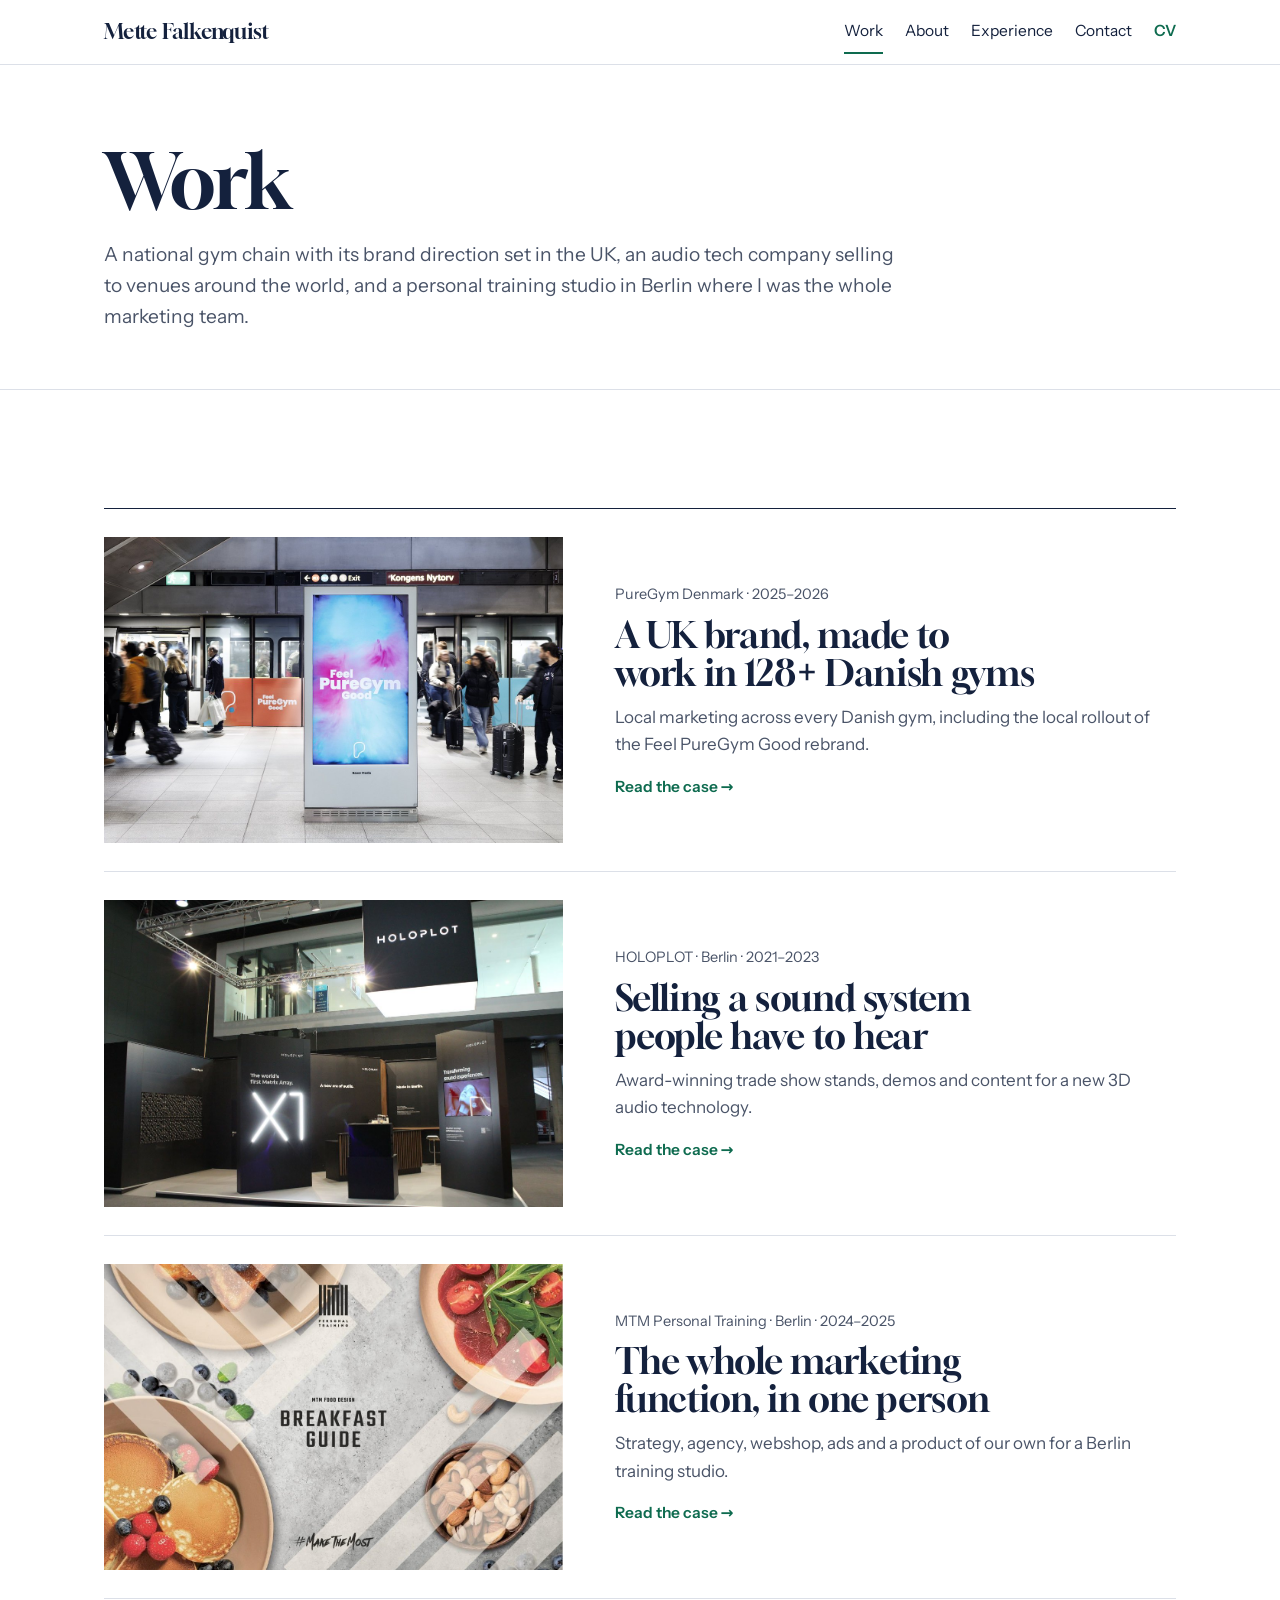
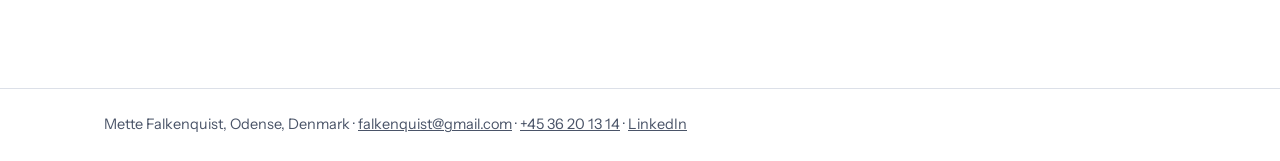
<file: work.html>
<!DOCTYPE html>
<html lang="en">
<head>
<meta charset="utf-8">
<meta name="viewport" content="width=device-width, initial-scale=1">
<title>Work, Mette Falkenquist</title>
<meta name="description" content="Selected marketing work by Mette Falkenquist: PureGym, HOLOPLOT and MTM Personal Training.">
<link rel="preload" href="assets/fonts/gloock-latin-400-normal.woff2" as="font" type="font/woff2" crossorigin>
<link rel="stylesheet" href="styles.css">
<link rel="icon" href="assets/favicon.svg" type="image/svg+xml">
<meta property="og:title" content="Work, Mette Falkenquist">
<meta property="og:description" content="Selected marketing work by Mette Falkenquist: PureGym, HOLOPLOT and MTM Personal Training.">
<meta property="og:image" content="https://falkenquist.netlify.app/assets/og.jpg">
<meta property="og:type" content="website">
<meta name="twitter:card" content="summary_large_image">
<script defer src="https://cloud.umami.is/script.js" data-website-id="62e35fc8-fc1a-48b2-9b82-c5d74208e571"></script>
</head>
<body>
<nav aria-label="Main"><div class="wrap"><a class="me" href="index.html">Mette Falkenquist</a><ul><li><a href="work.html" aria-current="page">Work</a></li><li><a href="about.html">About</a></li><li><a href="experience.html">Experience</a></li><li><a href="contact.html">Contact</a></li><li><a class="navcv" data-umami-event="cv-download" href="assets/Mette-Falkenquist-CV.pdf" target="_blank" rel="noopener">CV</a></li></ul></div></nav>

<header class="pagehead"><div class="wrap"><h1>Work</h1><p>A national gym chain with its brand direction set in the UK, an audio tech company selling to venues around the world, and a personal training studio in Berlin where I was the whole marketing team.</p></div></header>
<main><section class="band"><div class="wrap"><div class="caselist"><a class="case" href="puregym.html"><img src="assets/puregym-metro-kongens-nytorv.jpg" alt="Feel PureGym Good on a metro screen at Kongens Nytorv" loading="lazy"><div><small>PureGym Denmark · 2025–2026</small><h3>A UK brand, made to work in 128<span class="pl">+</span> Danish gyms</h3><p>Local marketing across every Danish gym, including the local rollout of the Feel PureGym Good rebrand.</p><span class="more">Read the case &rarr;</span></div></a><a class="case" href="holoplot.html"><img src="assets/holoplot-stand.jpg" alt="The HOLOPLOT X1 stand at ISE" loading="lazy"><div><small>HOLOPLOT · Berlin · 2021–2023</small><h3>Selling a sound system people have to hear</h3><p>Award-winning trade show stands, demos and content for a new 3D audio technology.</p><span class="more">Read the case &rarr;</span></div></a><a class="case" href="mtm.html"><img src="assets/breakfast-guide.jpg" alt="Cover of the MTM Breakfast Guide" loading="lazy"><div><small>MTM Personal Training · Berlin · 2024–2025</small><h3>The whole marketing function, in one person</h3><p>Strategy, agency, webshop, ads and a product of our own for a Berlin training studio.</p><span class="more">Read the case &rarr;</span></div></a></div></div></section></main>

<footer><div class="wrap">Mette Falkenquist, Odense, Denmark · <a data-umami-event="email-click" href="mailto:falkenquist@gmail.com">falkenquist@gmail.com</a> · <a data-umami-event="phone-click" href="tel:+4536201314">+45 36 20 13 14</a> · <a data-umami-event="linkedin-click" href="https://www.linkedin.com/in/falkenquist" target="_blank" rel="noopener">LinkedIn</a></div></footer>
</body>
</html>
</file>
<file: styles.css>
@font-face{font-family:Gloock;src:url(assets/fonts/gloock-latin-400-normal.woff2) format("woff2");font-weight:400;font-display:swap}
@font-face{font-family:"Instrument Sans";src:url(assets/fonts/instrument-sans-latin-400-normal.woff2) format("woff2");font-weight:400 500;font-display:swap}
@font-face{font-family:"Instrument Sans";src:url(assets/fonts/instrument-sans-latin-600-normal.woff2) format("woff2");font-weight:600 700;font-display:swap}
:root{color-scheme:light;--forest:#14213D;--forest2:#0E182E;--accent:#0E6B4F;--mint:#5FD3A8;
--bg:#FFFFFF;--ink:#14213D;--soft:#4A5468;--line:#DCE0E8;--panel:#F3F5F8}
*{box-sizing:border-box;min-width:0}
body{margin:0;background:var(--bg);color:var(--ink);font:17px/1.62 "Instrument Sans",system-ui,sans-serif;overflow-x:clip}
a{color:inherit}img{display:block;max-width:100%;height:auto}
.wrap{max-width:1200px;margin:0 auto;padding:0 max(5vw,18px)}
h1,h2,.big,.fig b,.me{font-family:Gloock,Georgia,serif;font-weight:400;letter-spacing:-.01em}
h1,h2,h3{line-height:1.06;text-wrap:balance;margin:0;font-weight:400}
h3{font-family:"Instrument Sans",system-ui,sans-serif;letter-spacing:-.01em}
.pl{font-family:"Instrument Sans",system-ui,sans-serif;font-weight:400;font-size:1.05em;line-height:0;margin:0 .03em}
h2{font-size:clamp(30px,3.8vw,46px)}
h3{font-size:clamp(21px,2vw,25px);font-weight:600}
p{margin:0 0 1em;max-width:64ch}
nav{border-bottom:1px solid var(--line);background:#fff;position:sticky;top:0;z-index:20;backdrop-filter:none}
nav .wrap{display:flex;align-items:center;justify-content:space-between;gap:16px;min-height:64px;flex-wrap:wrap}
nav .me{font-size:21px;text-decoration:none}
nav ul{list-style:none;display:flex;gap:22px;margin:0;padding:0;flex-wrap:wrap}
nav ul a{display:inline-block;padding:8px 0;text-decoration:none;font-size:15.5px;border-bottom:2px solid transparent}
nav ul a:hover{border-color:var(--line)}
nav ul a[aria-current=page]{border-color:var(--accent)}
nav ul a.navcv{color:var(--accent);font-weight:600}
.btns{display:flex;flex-wrap:wrap;gap:12px 22px;align-items:center}
.btn{display:inline-flex;align-items:center;min-height:46px;padding:0 22px;font-weight:600;font-size:15.5px;text-decoration:none;background:var(--forest);color:#fff}
.btn:hover{background:var(--accent)}
.lnk{font-weight:600;font-size:15.5px;text-decoration:underline;text-decoration-thickness:1px;text-underline-offset:5px}
.lnk:hover{color:var(--accent)}
:focus-visible{outline:3px solid var(--accent);outline-offset:3px}
.hero .wrap{display:grid;grid-template-columns:minmax(0,1.2fr) minmax(0,.8fr);gap:clamp(16px,3vw,48px);align-items:end;padding-top:clamp(36px,6vw,88px)}
.hero .txt{padding-bottom:clamp(40px,6vw,88px)}
.hero .txt{container-type:inline-size}
.hero h1{font-size:min(14cqi,120px);line-height:.95;letter-spacing:-.015em}
.hero h1 span{display:block;white-space:nowrap}
.hero .lede{font-size:clamp(18px,1.6vw,21px);line-height:1.55;margin:30px 0 10px;max-width:33em}
.hero .where{color:var(--soft);font-size:15.5px;margin:0 0 28px}
.hero .pic{align-self:end;position:relative}
.hero .pic img{width:100%;max-width:560px;margin-left:auto}
.hero .pic::before{content:"";position:absolute;right:4%;bottom:0;width:78%;aspect-ratio:1;border-radius:50%;background:#E9EDF4;z-index:-1}
.hero{position:relative;isolation:isolate}
.pagehead{padding:clamp(40px,6vw,84px) 0 clamp(24px,3vw,40px);border-bottom:1px solid var(--line)}
.pagehead h1{font-size:clamp(40px,6vw,80px);line-height:1;letter-spacing:-.015em;max-width:16em}
.pagehead p{color:var(--soft);font-size:clamp(17px,1.5vw,20px);margin-top:20px;max-width:42em}
.pagehead .role{color:var(--accent);font-size:15.5px;font-weight:600;margin:0 0 14px}
.figs{background:var(--forest);color:#fff}
.figs .wrap{display:grid;grid-template-columns:minmax(0,1fr) minmax(0,1fr);column-gap:clamp(24px,5vw,80px);padding-top:clamp(28px,4vw,52px);padding-bottom:clamp(28px,4vw,52px)}
.fig{display:grid;grid-template-columns:minmax(0,12.5rem) minmax(0,1fr);gap:18px;align-items:baseline;padding:16px 0;border-top:1px solid rgba(255,255,255,.2)}
.fig b{font-size:clamp(28px,2.8vw,40px);white-space:nowrap;line-height:1;color:#fff}
.fig b .pl{font-size:.92em;color:var(--mint);margin:0 .02em}
.fig>span{font-size:15.5px;line-height:1.45;color:rgba(255,255,255,.82)}
.names{border-top:1px solid var(--ink);border-bottom:1px solid var(--line)}
.names .wrap{display:flex;flex-wrap:wrap;gap:8px 34px;align-items:baseline;padding-top:18px;padding-bottom:18px}
.names small{color:var(--soft);font-size:14px}
.names span{font-family:Gloock,Georgia,serif;font-size:21px;color:var(--ink)}
.fig b{color:#fff}
.fig small{display:block;color:var(--mint);font-size:13.5px;font-weight:600;margin-top:4px;font-family:"Instrument Sans",sans-serif;letter-spacing:0}
.picker{display:grid;grid-template-columns:minmax(0,.8fr) minmax(0,1.2fr);gap:clamp(20px,4vw,56px);margin-top:28px;align-items:start}
.picker [role=tablist]{display:grid;gap:0;border-top:1px solid var(--ink)}
.picker [role=tab]{all:unset;cursor:pointer;display:grid;grid-template-columns:2rem minmax(0,1fr);gap:4px 12px;padding:18px 0;border-bottom:1px solid var(--line);color:var(--soft)}
.picker [role=tab] b{font-family:Gloock,Georgia,serif;font-weight:400;font-size:clamp(20px,2vw,25px);line-height:1.2;color:var(--soft);grid-column:2}
.picker [role=tab] i{font-style:normal;font-size:14px;grid-column:2}
.picker [role=tab]::before{content:attr(data-n);font-family:Gloock,serif;font-size:20px;grid-row:1/3;color:var(--line)}
.picker [role=tab][aria-selected=true] b{color:var(--ink)}.picker [role=tab][aria-selected=true]::before{color:var(--accent)}
.picker [role=tab][aria-selected=true]{box-shadow:inset 3px 0 0 var(--accent);padding-left:14px}
.picker [role=tab]:hover b{color:var(--ink)}
.picker [role=tab]:focus-visible{outline:3px solid var(--accent);outline-offset:2px}
.panel img{width:100%;aspect-ratio:16/10;object-fit:cover}
.panel small{display:block;color:var(--soft);font-size:14.5px;margin:16px 0 6px}
.panel h3{font-family:Gloock,Georgia,serif;font-weight:400;font-size:clamp(26px,2.8vw,36px);margin-bottom:14px}
.panel ul{margin:0 0 18px;padding:0;list-style:none}
.panel li{padding:8px 0 8px 20px;border-top:1px solid var(--line);position:relative}
.panel li::before{content:"";position:absolute;left:0;top:1.2em;width:8px;height:2px;background:var(--accent)}
.panel[hidden]{display:none}
.sphere{display:grid;grid-template-columns:minmax(0,1.2fr) minmax(0,.8fr);gap:clamp(24px,5vw,72px);background:var(--forest);color:#fff;padding:clamp(28px,4vw,52px)!important;border:0!important;margin:8px 0}
.sphere h2{color:#fff}.sphere p{color:rgba(255,255,255,.86)}.sphere .role{color:var(--mint);font-weight:600;font-size:15px;margin:0 0 10px}
.sph-side{display:grid;align-content:center;justify-items:center}
.sph-art{width:min(300px,90%);display:block}
.sph-link{color:var(--mint);font-weight:600;text-decoration:underline;text-underline-offset:5px}
.sph-figs{grid-column:1/-1;margin:0;display:grid;grid-template-columns:repeat(3,minmax(0,1fr));gap:0 clamp(20px,3vw,40px)}
.sph-figs div{border-top:1px solid rgba(255,255,255,.22);padding:14px 0}
.sph-figs dt{font-family:Gloock,Georgia,serif;font-size:clamp(32px,3.4vw,46px);line-height:1}
.sph-figs dd{margin:6px 0 0;color:rgba(255,255,255,.8);font-size:15px}
@media (max-width:900px){.sphere{grid-template-columns:minmax(0,1fr)}.sph-figs{grid-template-columns:minmax(0,1fr)}.sph-art{width:min(220px,70%)}}
section.band{padding:clamp(52px,7vw,104px) 0}
.sechead{display:flex;justify-content:space-between;align-items:baseline;gap:20px;flex-wrap:wrap;margin-bottom:8px}
.caselist{border-top:1px solid var(--ink);margin-top:28px}
.case{display:grid;grid-template-columns:minmax(0,.9fr) minmax(0,1.1fr);gap:clamp(20px,4vw,56px);padding:28px 0;border-bottom:1px solid var(--line);text-decoration:none;align-items:center}
.case img{aspect-ratio:3/2;object-fit:cover;width:100%}
.case small{color:var(--soft);font-size:14.5px}
.case h3{font-family:Gloock,Georgia,serif;font-weight:400;font-size:clamp(26px,2.8vw,36px);margin:8px 0 12px}
.case p{color:var(--soft);margin:0 0 14px}
.case .more{font-weight:600;font-size:15.5px;color:var(--accent)}
.case:hover h3{text-decoration:underline;text-decoration-thickness:2px;text-underline-offset:6px}
.split{display:grid;grid-template-columns:minmax(0,1fr) minmax(0,1fr);gap:clamp(24px,5vw,72px);align-items:start}
.step{border-top:1px solid var(--line);padding:32px 0}
.step h2{font-size:clamp(24px,2.6vw,32px);margin-bottom:16px}
ul.list{margin:0;padding:0;list-style:none}
ul.list li{padding:10px 0 10px 20px;max-width:66ch;border-top:1px solid var(--line);position:relative}
ul.list li:first-child{border-top:0;padding-top:0}
ul.list li::before{content:"";position:absolute;left:0;top:1.35em;width:8px;height:2px;background:var(--accent)}
ul.list li:first-child::before{top:.75em}
ul.list b{font-weight:600}
.gallery{display:grid;grid-template-columns:repeat(auto-fit,minmax(220px,1fr));gap:10px}
.gallery img{width:100%;aspect-ratio:4/3;object-fit:cover;background:var(--panel)}
.gallery:has(img:only-child){max-width:560px}
.credit{font-size:14px;color:var(--soft);margin:10px 0 0}
ol.decisions{list-style:none;margin:0;padding:0;counter-reset:d}
ol.decisions li{counter-increment:d;display:grid;grid-template-columns:3rem minmax(0,1fr) minmax(0,2fr);gap:8px 24px;padding:20px 0;border-top:1px solid var(--line)}
ol.decisions li:first-child{border-top:0}
ol.decisions li::before{content:counter(d);font-family:Gloock,serif;font-size:30px;line-height:1;color:var(--accent)}
ol.decisions h3{font-size:21px}
ol.decisions p{margin:0}
.quotes{display:grid;grid-template-columns:minmax(0,1fr) minmax(0,1fr);gap:28px clamp(24px,5vw,72px);margin-top:32px}
.quotes blockquote:first-child{grid-column:1/-1}
.quotes blockquote:first-child p{font-family:Gloock,Georgia,serif;font-size:clamp(24px,2.8vw,36px);line-height:1.22;letter-spacing:-.015em;max-width:30em}
blockquote{margin:0;border-top:2px solid var(--ink);padding-top:18px}
blockquote p{font-size:17.5px;margin:0 0 14px}
blockquote footer{color:var(--soft);font-size:14.5px}
blockquote footer b{display:block;color:var(--ink);font-weight:600}
.award{border-top:2px solid var(--accent);padding:16px 0 4px;margin:0 0 22px}
.award b{font-family:Gloock,Georgia,serif;font-weight:400;font-size:26px;line-height:1.15}
.award p{margin:6px 0 0;color:var(--soft);font-size:15.5px}
.big{font-size:clamp(30px,3.6vw,48px);line-height:1.08;text-wrap:balance;margin:0}
.row{display:grid;grid-template-columns:8.5em minmax(0,1fr);gap:16px;padding:14px 0;border-top:1px solid var(--line)}
.row .yr{color:var(--soft);font-size:15px;white-space:nowrap;padding-top:2px}
.row b{display:block;font-weight:600}.row span{color:var(--soft);font-size:15.5px}
.plain{color:var(--soft);margin:0}
.next{display:flex;justify-content:space-between;gap:16px;flex-wrap:wrap;border-top:1px solid var(--ink);padding-top:22px;margin-top:8px}
.next a{font-weight:600;text-decoration:none}.next a:hover{color:var(--accent)}
.contactband{background:var(--forest);color:#fff}
.contactband h2{font-size:clamp(44px,7vw,96px);letter-spacing:-.015em;margin-bottom:20px}
.contactband p{color:rgba(255,255,255,.85)}
.contactband .btn{background:#fff;color:#14213D}.contactband .btn:hover{background:var(--mint);color:#14213D}
.mail{font-size:clamp(20px,2.4vw,28px);font-weight:600;margin:6px 0 30px;word-break:break-all}
footer{border-top:1px solid var(--line);color:var(--soft);font-size:14.5px;padding:24px 0}
footer a:hover{color:var(--accent)}
@media (max-width:900px){
 .picker{grid-template-columns:minmax(0,1fr)}
 .figs .wrap,.split,.quotes{grid-template-columns:minmax(0,1fr)}
 .case{grid-template-columns:minmax(0,1fr)}
 ol.decisions li{grid-template-columns:2.4rem minmax(0,1fr)}
 ol.decisions li p{grid-column:2}
}
@media (max-width:640px){
 .hero .wrap{grid-template-columns:minmax(0,1fr)}
 .hero .pic{max-width:340px;justify-self:center}
 .hero .txt{padding-bottom:8px}
 nav ul{gap:16px}
 .fig{grid-template-columns:minmax(0,1fr);gap:6px}
 .row{grid-template-columns:minmax(0,1fr);gap:2px}
}
</file>
